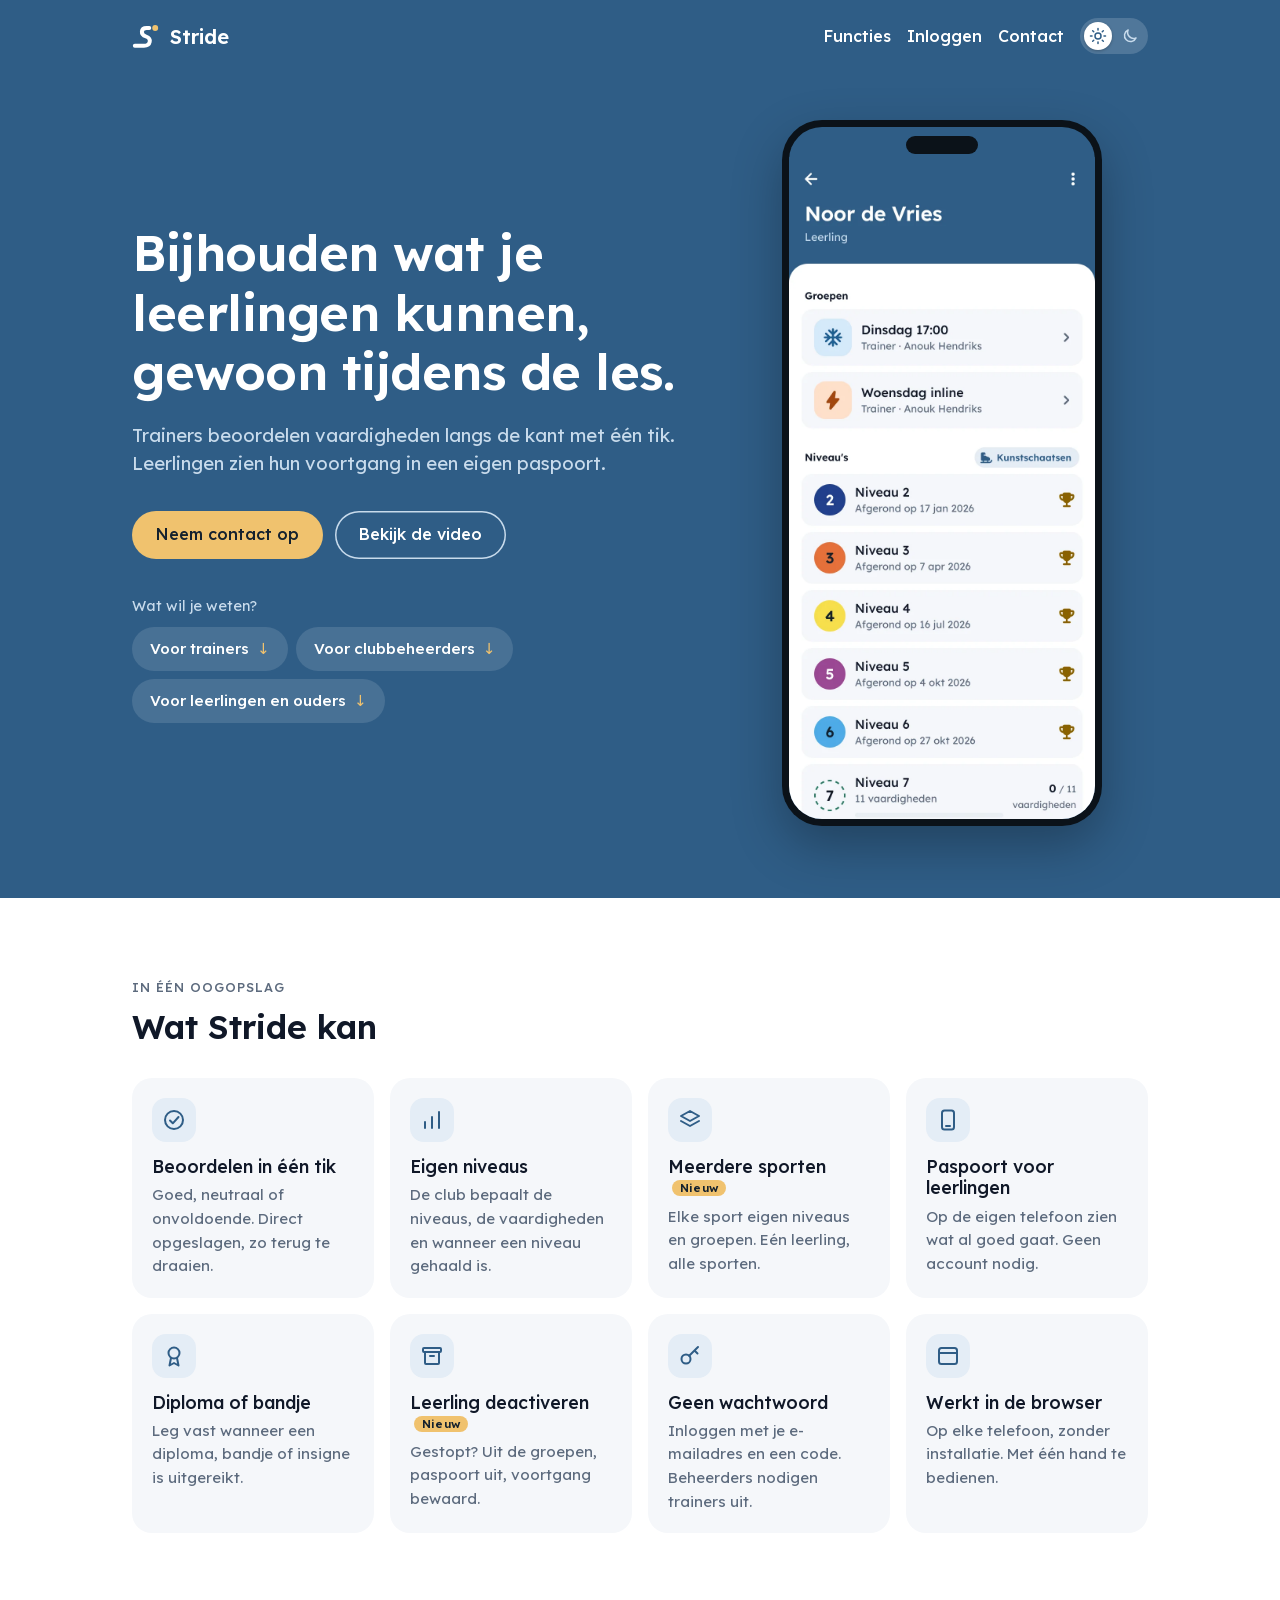
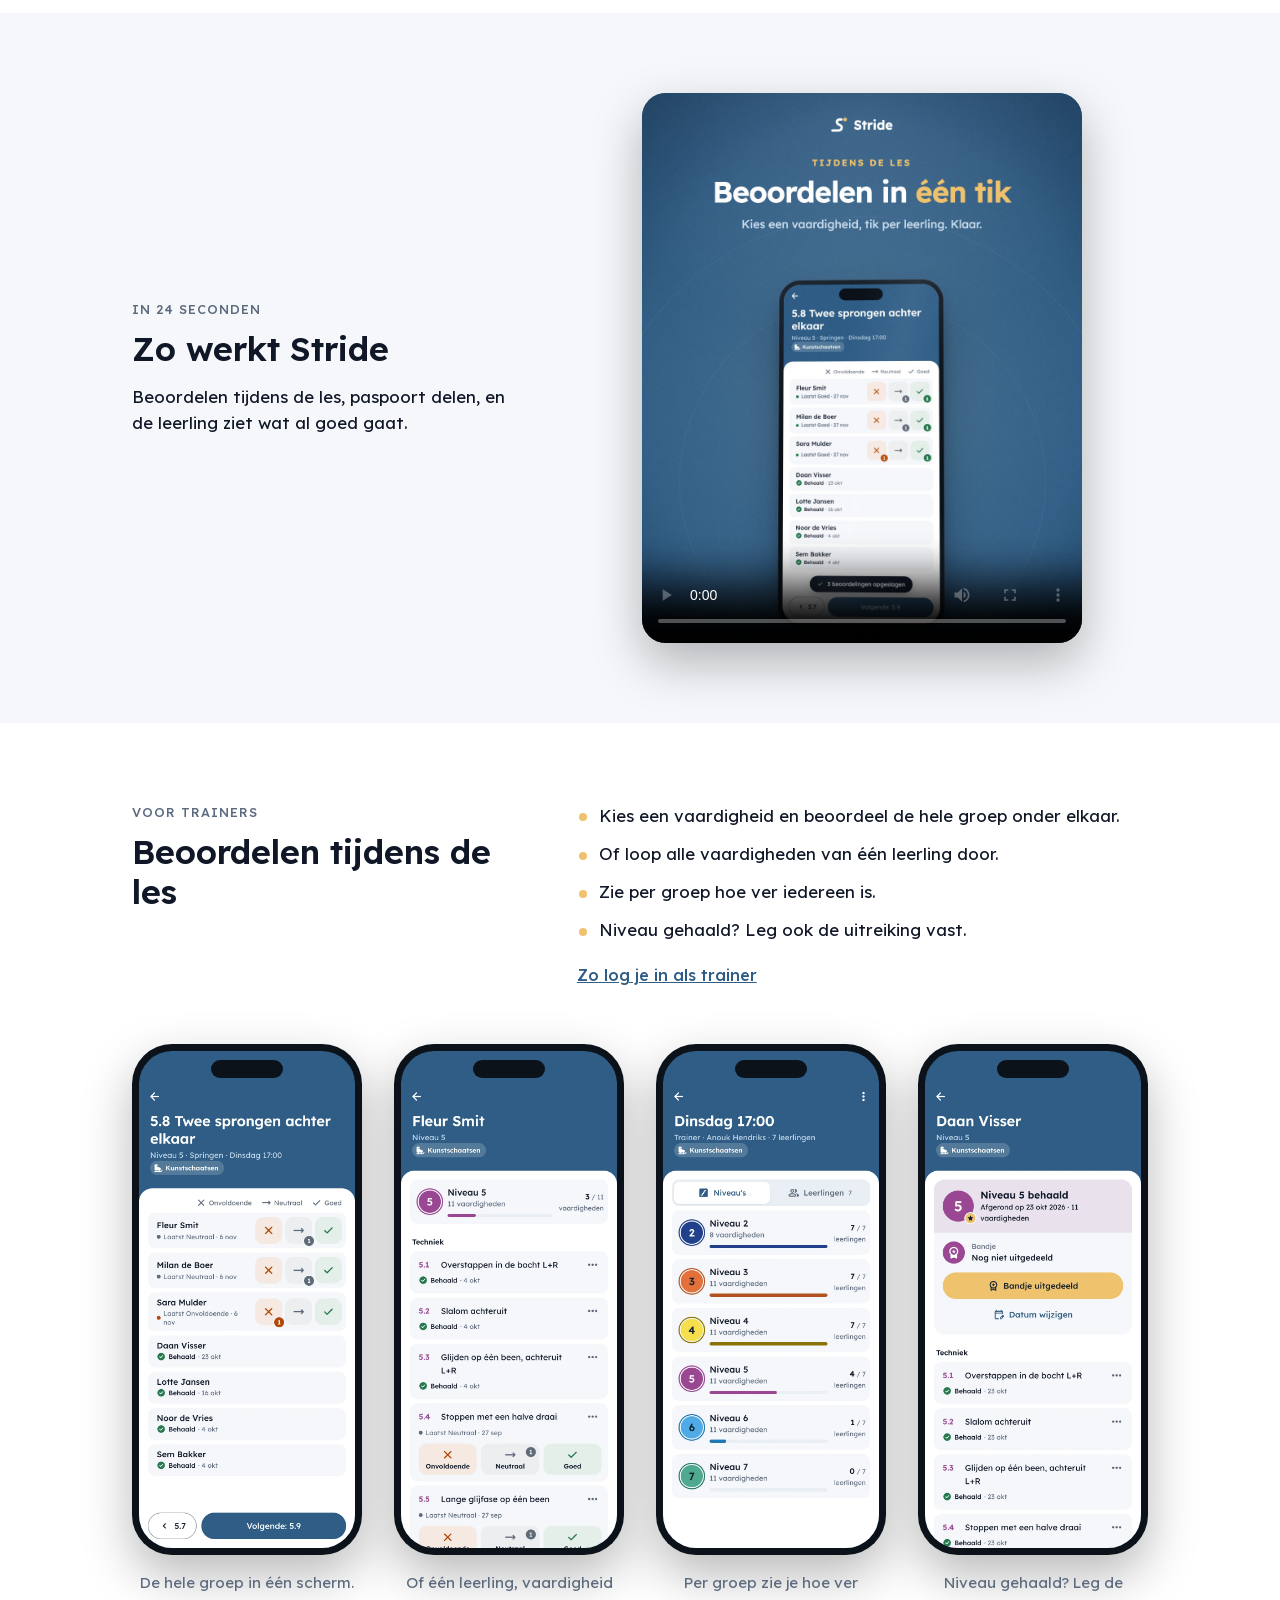
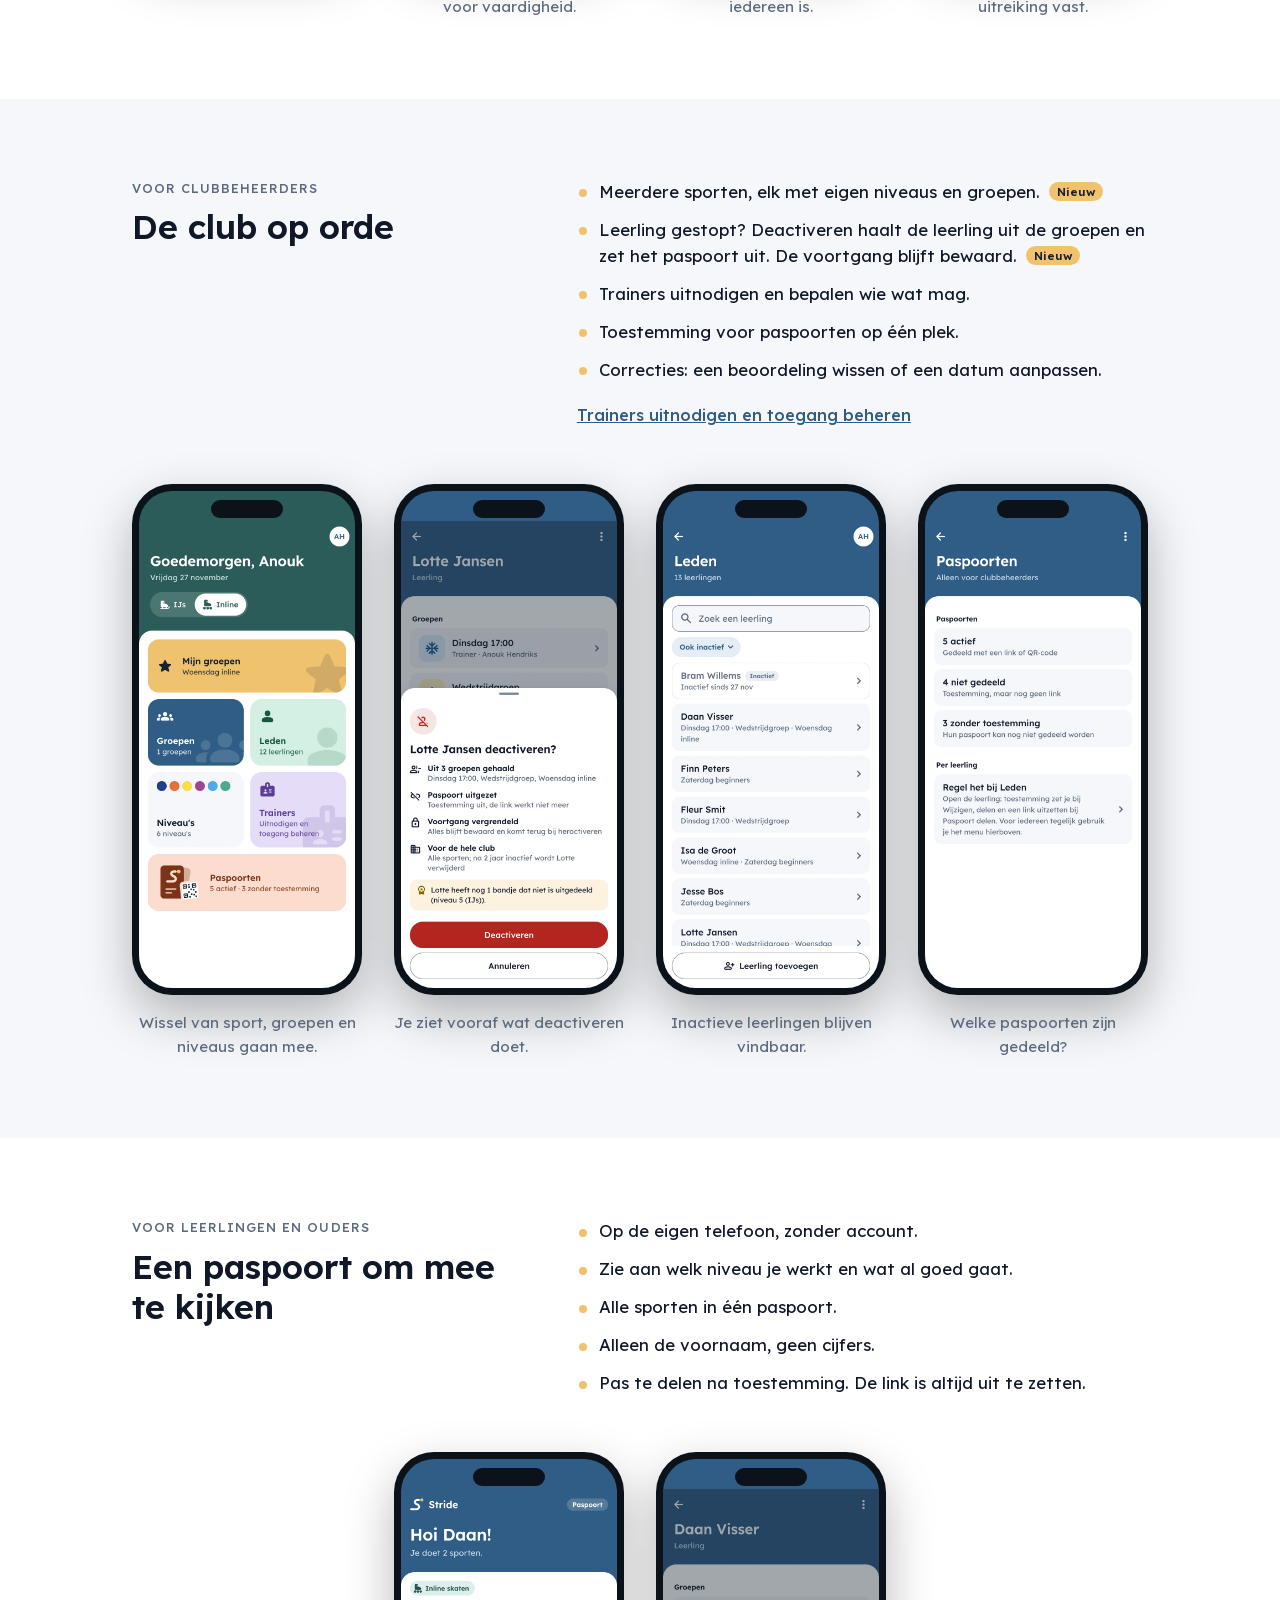
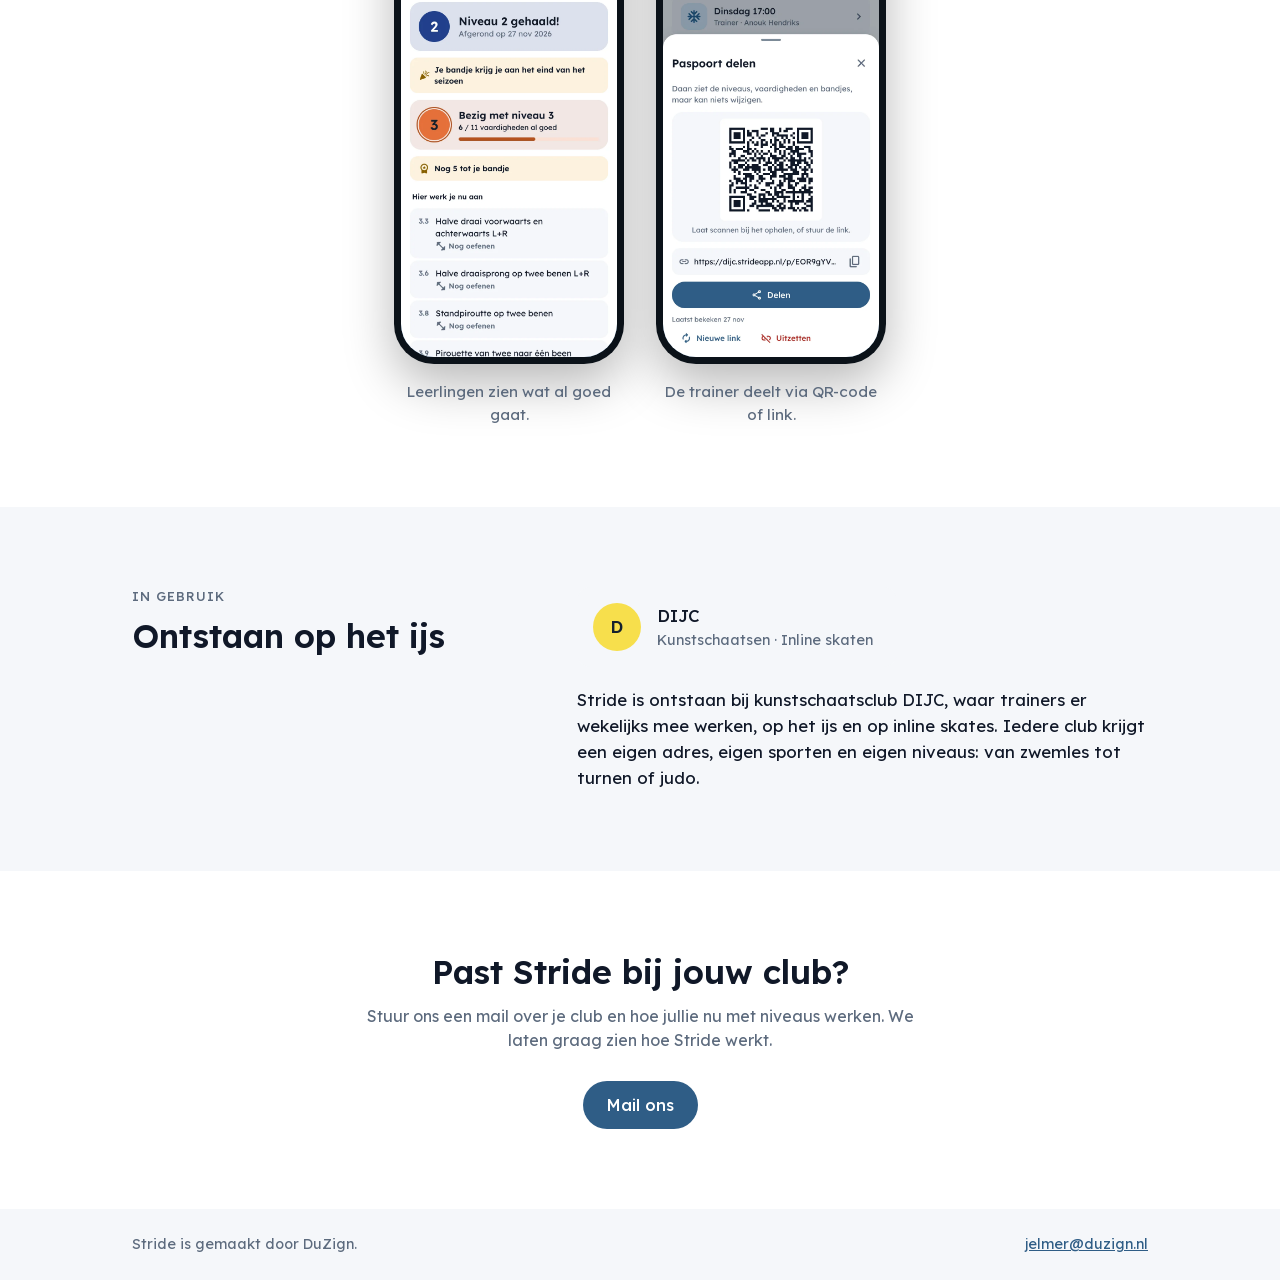
<file: index.html>
<!doctype html>
<html lang="nl">
  <head>
    <meta charset="utf-8" />
    <meta name="viewport" content="width=device-width, initial-scale=1" />
    <title>Stride · Vaardigheden bijhouden voor sportclubs</title>
    <meta
      name="description"
      content="Stride is een app voor sportclubs: trainers beoordelen vaardigheden tijdens de les met één tik, clubbeheerders regelen sporten, niveaus en trainers, en leerlingen zien hun voortgang in een eigen paspoort."
    />
    <meta name="theme-color" content="#2f5d86" />
    <meta property="og:title" content="Stride" />
    <meta
      property="og:description"
      content="Bijhouden wat je leerlingen kunnen, gewoon tijdens de les."
    />
    <meta property="og:type" content="website" />
    <meta property="og:url" content="https://strideapp.nl/" />
    <meta
      property="og:image"
      content="https://strideapp.nl/video/stride-promo-poster.jpg"
    />
    <meta property="og:image:width" content="1080" />
    <meta property="og:image:height" content="1350" />
    <meta
      property="og:video"
      content="https://strideapp.nl/video/stride-promo.mp4"
    />
    <meta property="og:video:type" content="video/mp4" />
    <meta property="og:video:width" content="1080" />
    <meta property="og:video:height" content="1350" />
    <link rel="icon" href="favicon.ico" sizes="32x32" />
    <link rel="icon" href="favicon.svg" type="image/svg+xml" />
    <link
      rel="preload"
      href="fonts/lexend-latin.woff2"
      as="font"
      type="font/woff2"
      crossorigin
    />
    <link rel="stylesheet" href="styles.css?v=7" />
    <script>
      try {
        const theme = localStorage.getItem("theme");
        if (theme === "light" || theme === "dark") {
          document.documentElement.dataset.theme = theme;
        }
      } catch {}
    </script>
  </head>
  <body>
    <header class="hero">
      <nav class="nav wrap" aria-label="Hoofdmenu">
        <a class="brand" href="./" aria-label="Stride, naar de startpagina">
          <img
            src="img/stride-mark-on-header.svg"
            alt=""
            width="28"
            height="25"
          />
          <span>Stride</span>
        </a>
        <div class="nav-actions">
          <a class="nav-link nav-extra" href="#functies">Functies</a>
          <a class="nav-link" href="inloggen/">Inloggen</a>
          <a class="nav-link" href="#contact">Contact</a>
          <button
            class="theme-switch"
            type="button"
            role="switch"
            aria-checked="false"
            aria-label="Donkere modus"
          >
            <span class="theme-switch-track" aria-hidden="true">
              <span class="theme-switch-thumb"></span>
              <svg class="icon-sun" viewBox="0 0 24 24">
                <circle cx="12" cy="12" r="4" />
                <path
                  d="M12 2v2M12 20v2M4.9 4.9l1.4 1.4M17.7 17.7l1.4 1.4M2 12h2M20 12h2M4.9 19.1l1.4-1.4M17.7 6.3l1.4-1.4"
                />
              </svg>
              <svg class="icon-moon" viewBox="0 0 24 24">
                <path d="M20 14.5A8 8 0 019.5 4a8 8 0 1010.5 10.5z" />
              </svg>
            </span>
          </button>
        </div>
      </nav>

      <div class="hero-grid wrap">
        <div class="hero-copy">
          <h1>Bijhouden wat je leerlingen kunnen, gewoon tijdens de les.</h1>
          <p class="lead">
            Trainers beoordelen vaardigheden langs de kant met één tik.
            Leerlingen zien hun voortgang in een eigen paspoort.
          </p>
          <div class="hero-actions">
            <a class="btn btn-hero" href="#contact">Neem contact op</a>
            <a class="btn btn-ghost" href="#video">Bekijk de video</a>
          </div>
          <nav class="roles" aria-label="Kies wat bij jou past">
            <p class="roles-label">Wat wil je weten?</p>
            <ul class="role-chips">
              <li><a class="role-chip" href="#trainers">Voor trainers</a></li>
              <li><a class="role-chip" href="#beheerders">Voor clubbeheerders</a></li>
              <li><a class="role-chip" href="#leerlingen">Voor leerlingen en ouders</a></li>
            </ul>
          </nav>
        </div>

        <figure class="phone hero-phone">
          <div class="screen">
            <img
              src="img/leerling.webp"
              data-dark="img/leerling-dark.webp"
              fetchpriority="high"
              width="390"
              height="844"
              alt="Pagina van een leerling in Stride: groepen in kunstschaatsen en inline skaten, en per niveau de datum waarop het is afgerond."
            />
          </div>
        </figure>
      </div>
    </header>

    <main>
      <section id="functies" class="section wrap" aria-labelledby="features-title">
        <p class="overline">In één oogopslag</p>
        <h2 id="features-title">Wat Stride kan</h2>
        <ul class="features">
          <li>
            <a class="feature" href="#trainers">
              <span class="feature-icon" aria-hidden="true">
                <svg viewBox="0 0 24 24"><circle cx="12" cy="12" r="9" /><path d="M8 12.5l2.8 2.8L16.5 9" /></svg>
              </span>
              <h3>Beoordelen in één tik</h3>
              <p>Goed, neutraal of onvoldoende. Direct opgeslagen, zo terug te draaien.</p>
            </a>
          </li>
          <li>
            <a class="feature" href="#beheerders">
              <span class="feature-icon" aria-hidden="true">
                <svg viewBox="0 0 24 24"><path d="M5 20v-6M12 20V9M19 20V4" /></svg>
              </span>
              <h3>Eigen niveaus</h3>
              <p>De club bepaalt de niveaus, de vaardigheden en wanneer een niveau gehaald is.</p>
            </a>
          </li>
          <li>
            <a class="feature" href="#beheerders">
              <span class="feature-icon" aria-hidden="true">
                <svg viewBox="0 0 24 24"><path d="M12 3l9 5-9 5-9-5 9-5z" /><path d="M3 13l9 5 9-5" /></svg>
              </span>
              <h3>Meerdere sporten <span class="badge-new">Nieuw</span></h3>
              <p>Elke sport eigen niveaus en groepen. Eén leerling, alle sporten.</p>
            </a>
          </li>
          <li>
            <a class="feature" href="#leerlingen">
              <span class="feature-icon" aria-hidden="true">
                <svg viewBox="0 0 24 24"><rect x="6" y="2.5" width="12" height="19" rx="2.5" /><path d="M10 18h4" /></svg>
              </span>
              <h3>Paspoort voor leerlingen</h3>
              <p>Op de eigen telefoon zien wat al goed gaat. Geen account nodig.</p>
            </a>
          </li>
          <li>
            <a class="feature" href="#trainers">
              <span class="feature-icon" aria-hidden="true">
                <svg viewBox="0 0 24 24"><circle cx="12" cy="9" r="5.5" /><path d="M9 14l-1.5 7.5L12 19l4.5 2.5L15 14" /></svg>
              </span>
              <h3>Diploma of bandje</h3>
              <p>Leg vast wanneer een diploma, bandje of insigne is uitgereikt.</p>
            </a>
          </li>
          <li>
            <a class="feature" href="#beheerders">
              <span class="feature-icon" aria-hidden="true">
                <svg viewBox="0 0 24 24"><rect x="3" y="4" width="18" height="4" rx="1" /><path d="M5 8v11a1 1 0 001 1h12a1 1 0 001-1V8M10 12h4" /></svg>
              </span>
              <h3>Leerling deactiveren <span class="badge-new">Nieuw</span></h3>
              <p>Gestopt? Uit de groepen, paspoort uit, voortgang bewaard.</p>
            </a>
          </li>
          <li>
            <a class="feature" href="inloggen/">
              <span class="feature-icon" aria-hidden="true">
                <svg viewBox="0 0 24 24"><circle cx="8" cy="15" r="4.5" /><path d="M11.2 11.8L20 3M16.5 6.5l3 3" /></svg>
              </span>
              <h3>Geen wachtwoord</h3>
              <p>Inloggen met je e-mailadres en een code. Beheerders nodigen trainers uit.</p>
            </a>
          </li>
          <li>
            <a class="feature" href="#trainers">
              <span class="feature-icon" aria-hidden="true">
                <svg viewBox="0 0 24 24"><rect x="3" y="4" width="18" height="16" rx="2.5" /><path d="M3 9h18" /></svg>
              </span>
              <h3>Werkt in de browser</h3>
              <p>Op elke telefoon, zonder installatie. Met één hand te bedienen.</p>
            </a>
          </li>
        </ul>
      </section>

      <section id="video" class="section band" aria-labelledby="video-title">
        <div class="wrap split video-split">
          <div>
            <p class="overline">In 24 seconden</p>
            <h2 id="video-title">Zo werkt Stride</h2>
            <div class="prose">
              <p>
                Beoordelen tijdens de les, paspoort delen, en de leerling ziet
                wat al goed gaat.
              </p>
            </div>
          </div>
          <figure class="promo">
            <video
              controls
              playsinline
              preload="metadata"
              poster="video/stride-promo-poster.jpg"
              width="1080"
              height="1350"
              aria-label="Promovideo van Stride met muziek: een trainer beoordeelt drie leerlingen met één tik per leerling, deelt het paspoort via QR-code of link, en de leerling ziet op het paspoort wat al goed gaat."
            >
              <source src="video/stride-promo.mp4" type="video/mp4" />
              <a href="video/stride-promo.mp4">Download de video (MP4)</a>
            </video>
          </figure>
        </div>
      </section>

      <section id="trainers" class="section wrap role" aria-labelledby="trainers-title">
        <div class="split">
          <div>
            <p class="overline">Voor trainers</p>
            <h2 id="trainers-title">Beoordelen tijdens de les</h2>
          </div>
          <div>
            <ul class="checks">
              <li>Kies een vaardigheid en beoordeel de hele groep onder elkaar.</li>
              <li>Of loop alle vaardigheden van één leerling door.</li>
              <li>Zie per groep hoe ver iedereen is.</li>
              <li>Niveau gehaald? Leg ook de uitreiking vast.</li>
            </ul>
            <p class="role-link"><a href="inloggen/">Zo log je in als trainer</a></p>
          </div>
        </div>
        <div class="shots">
          <figure>
            <div class="phone">
              <div class="screen">
                <img
                  src="img/groepbeoordelen.webp"
                  data-dark="img/groepbeoordelen-dark.webp"
                  width="390"
                  height="844"
                  loading="lazy"
                  alt="Groepsbeoordeling van een vaardigheid op niveau 5: per leerling knoppen voor onvoldoende, neutraal en goed, met de laatste beoordeling onder de naam."
                />
              </div>
            </div>
            <figcaption>De hele groep in één scherm.</figcaption>
          </figure>
          <figure>
            <div class="phone">
              <div class="screen">
                <img
                  src="img/leerlingniveau.webp"
                  data-dark="img/leerlingniveau-dark.webp"
                  width="390"
                  height="844"
                  loading="lazy"
                  alt="Eén leerling op niveau 5: elke vaardigheid met knoppen voor onvoldoende, neutraal en goed die tellen hoe vaak ze zijn gegeven."
                />
              </div>
            </div>
            <figcaption>Of één leerling, vaardigheid voor vaardigheid.</figcaption>
          </figure>
          <figure>
            <div class="phone">
              <div class="screen">
                <img
                  src="img/groep.webp"
                  data-dark="img/groep-dark.webp"
                  width="390"
                  height="844"
                  loading="lazy"
                  alt="Een groep met per niveau hoeveel leerlingen het hebben afgerond."
                />
              </div>
            </div>
            <figcaption>Per groep zie je hoe ver iedereen is.</figcaption>
          </figure>
          <figure>
            <div class="phone">
              <div class="screen">
                <img
                  src="img/bandje.webp"
                  data-dark="img/bandje-dark.webp"
                  width="390"
                  height="844"
                  loading="lazy"
                  alt="Een behaald niveau 5 met een knop om de uitreiking vast te leggen; deze club werkt met bandjes."
                />
              </div>
            </div>
            <figcaption>Niveau gehaald? Leg de uitreiking vast.</figcaption>
          </figure>
        </div>
      </section>

      <section id="beheerders" class="section band role" aria-labelledby="admins-title">
        <div class="wrap">
          <div class="split">
            <div>
              <p class="overline">Voor clubbeheerders</p>
              <h2 id="admins-title">De club op orde</h2>
            </div>
            <div>
              <ul class="checks">
                <li>Meerdere sporten, elk met eigen niveaus en groepen. <span class="badge-new">Nieuw</span></li>
                <li>Leerling gestopt? Deactiveren haalt de leerling uit de groepen en zet het paspoort uit. De voortgang blijft bewaard. <span class="badge-new">Nieuw</span></li>
                <li>Trainers uitnodigen en bepalen wie wat mag.</li>
                <li>Toestemming voor paspoorten op één plek.</li>
                <li>Correcties: een beoordeling wissen of een datum aanpassen.</li>
              </ul>
              <p class="role-link"><a href="inloggen/beheerders/">Trainers uitnodigen en toegang beheren</a></p>
            </div>
          </div>
          <div class="shots">
            <figure>
              <div class="phone">
                <div class="screen sport-2">
                  <img
                    src="img/sporten.webp"
                    data-dark="img/sporten-dark.webp"
                    width="390"
                    height="844"
                    loading="lazy"
                    alt="Startscherm met bovenaan een keuze tussen IJs en Inline; Inline is gekozen en de tegels tonen de inlinegroep."
                  />
                </div>
              </div>
              <figcaption>Wissel van sport, groepen en niveaus gaan mee.</figcaption>
            </figure>
            <figure>
              <div class="phone">
                <div class="screen">
                  <img
                    src="img/deactiveren.webp"
                    data-dark="img/deactiveren-dark.webp"
                    width="390"
                    height="844"
                    loading="lazy"
                    alt="Bevestiging bij het deactiveren van een leerling: uit 3 groepen gehaald, paspoort uitgezet, voortgang vergrendeld, voor de hele club, met een melding over een bandje dat nog niet is uitgedeeld."
                  />
                </div>
              </div>
              <figcaption>Je ziet vooraf wat deactiveren doet.</figcaption>
            </figure>
            <figure>
              <div class="phone">
                <div class="screen">
                  <img
                    src="img/ledenfilter.webp"
                    data-dark="img/ledenfilter-dark.webp"
                    width="390"
                    height="844"
                    loading="lazy"
                    alt="De ledenlijst met het filter Ook inactief: een inactieve leerling staat bovenaan met de datum sinds wanneer."
                  />
                </div>
              </div>
              <figcaption>Inactieve leerlingen blijven vindbaar.</figcaption>
            </figure>
            <figure>
              <div class="phone">
                <div class="screen">
                  <img
                    src="img/paspoorten.webp"
                    data-dark="img/paspoorten-dark.webp"
                    width="390"
                    height="844"
                    loading="lazy"
                    alt="Het paspoortenoverzicht voor beheerders: 5 actief, 4 niet gedeeld en 3 zonder toestemming."
                  />
                </div>
              </div>
              <figcaption>Welke paspoorten zijn gedeeld?</figcaption>
            </figure>
          </div>
        </div>
      </section>

      <section id="leerlingen" class="section wrap role" aria-labelledby="pupils-title">
        <div class="split">
          <div>
            <p class="overline">Voor leerlingen en ouders</p>
            <h2 id="pupils-title">Een paspoort om mee te kijken</h2>
          </div>
          <div>
            <ul class="checks">
              <li>Op de eigen telefoon, zonder account.</li>
              <li>Zie aan welk niveau je werkt en wat al goed gaat.</li>
              <li>Alle sporten in één paspoort.</li>
              <li>Alleen de voornaam, geen cijfers.</li>
              <li>Pas te delen na toestemming. De link is altijd uit te zetten.</li>
            </ul>
          </div>
        </div>
        <div class="shots">
          <figure>
            <div class="phone">
              <div class="screen">
                <img
                  src="img/paspoort.webp"
                  data-dark="img/paspoort-dark.webp"
                  width="390"
                  height="844"
                  loading="lazy"
                  alt="Het paspoort van een leerling die 2 sporten doet: inline skaten niveau 2 gehaald, bezig met niveau 3 met 6 van de 11 vaardigheden al goed, en de vaardigheden om nog te oefenen."
                />
              </div>
            </div>
            <figcaption>Leerlingen zien wat al goed gaat.</figcaption>
          </figure>
          <figure>
            <div class="phone">
              <div class="screen">
                <img
                  src="img/paspoortdelen.webp"
                  data-dark="img/paspoortdelen-dark.webp"
                  width="390"
                  height="844"
                  loading="lazy"
                  alt="Het deelscherm van een leerling met een QR-code en de link naar het paspoort."
                />
              </div>
            </div>
            <figcaption>De trainer deelt via QR-code of link.</figcaption>
          </figure>
        </div>
      </section>

      <section class="band" aria-labelledby="clubs-title">
        <div class="section wrap split">
          <div>
            <p class="overline">In gebruik</p>
            <h2 id="clubs-title">Ontstaan op het ijs</h2>
          </div>
          <div class="prose">
            <div class="club">
              <span class="club-badge" aria-hidden="true">D</span>
              <div>
                <p class="club-name">DIJC</p>
                <p class="club-kind">Kunstschaatsen · Inline skaten</p>
              </div>
            </div>
            <p>
              Stride is ontstaan bij kunstschaatsclub DIJC, waar trainers er
              wekelijks mee werken, op het ijs en op inline skates. Iedere club
              krijgt een eigen adres, eigen sporten en eigen niveaus: van
              zwemles tot turnen of judo.
            </p>
          </div>
        </div>
      </section>

      <section
        id="contact"
        class="section wrap cta"
        aria-labelledby="contact-title"
      >
        <h2 id="contact-title">Past Stride bij jouw club?</h2>
        <p>
          Stuur ons een mail over je club en hoe jullie nu met niveaus werken.
          We laten graag zien hoe Stride werkt.
        </p>
        <a
          class="btn btn-primary"
          href="mailto:jelmer@duzign.nl?subject=Stride%20voor%20onze%20club"
          >Mail ons</a
        >
      </section>
    </main>

    <footer class="footer">
      <div class="wrap footer-inner">
        <span>Stride is gemaakt door DuZign.</span>
        <a href="mailto:jelmer@duzign.nl">jelmer@duzign.nl</a>
      </div>
    </footer>
    <script>
      (() => {
        const root = document.documentElement;
        const button = document.querySelector(".theme-switch");
        const systemDark = matchMedia("(prefers-color-scheme: dark)");
        const isDark = () =>
          root.dataset.theme
            ? root.dataset.theme === "dark"
            : systemDark.matches;

        function render() {
          const dark = isDark();
          button.setAttribute("aria-checked", String(dark));
          document.querySelectorAll("img[data-dark]").forEach((img) => {
            img.dataset.light ??= img.getAttribute("src");
            img.src = dark ? img.dataset.dark : img.dataset.light;
          });
        }

        button.addEventListener("click", () => {
          root.dataset.theme = isDark() ? "light" : "dark";
          try {
            localStorage.setItem("theme", root.dataset.theme);
          } catch {}
          render();
        });
        systemDark.addEventListener("change", render);
        render();
      })();
    </script>
  </body>
</html>
</file>
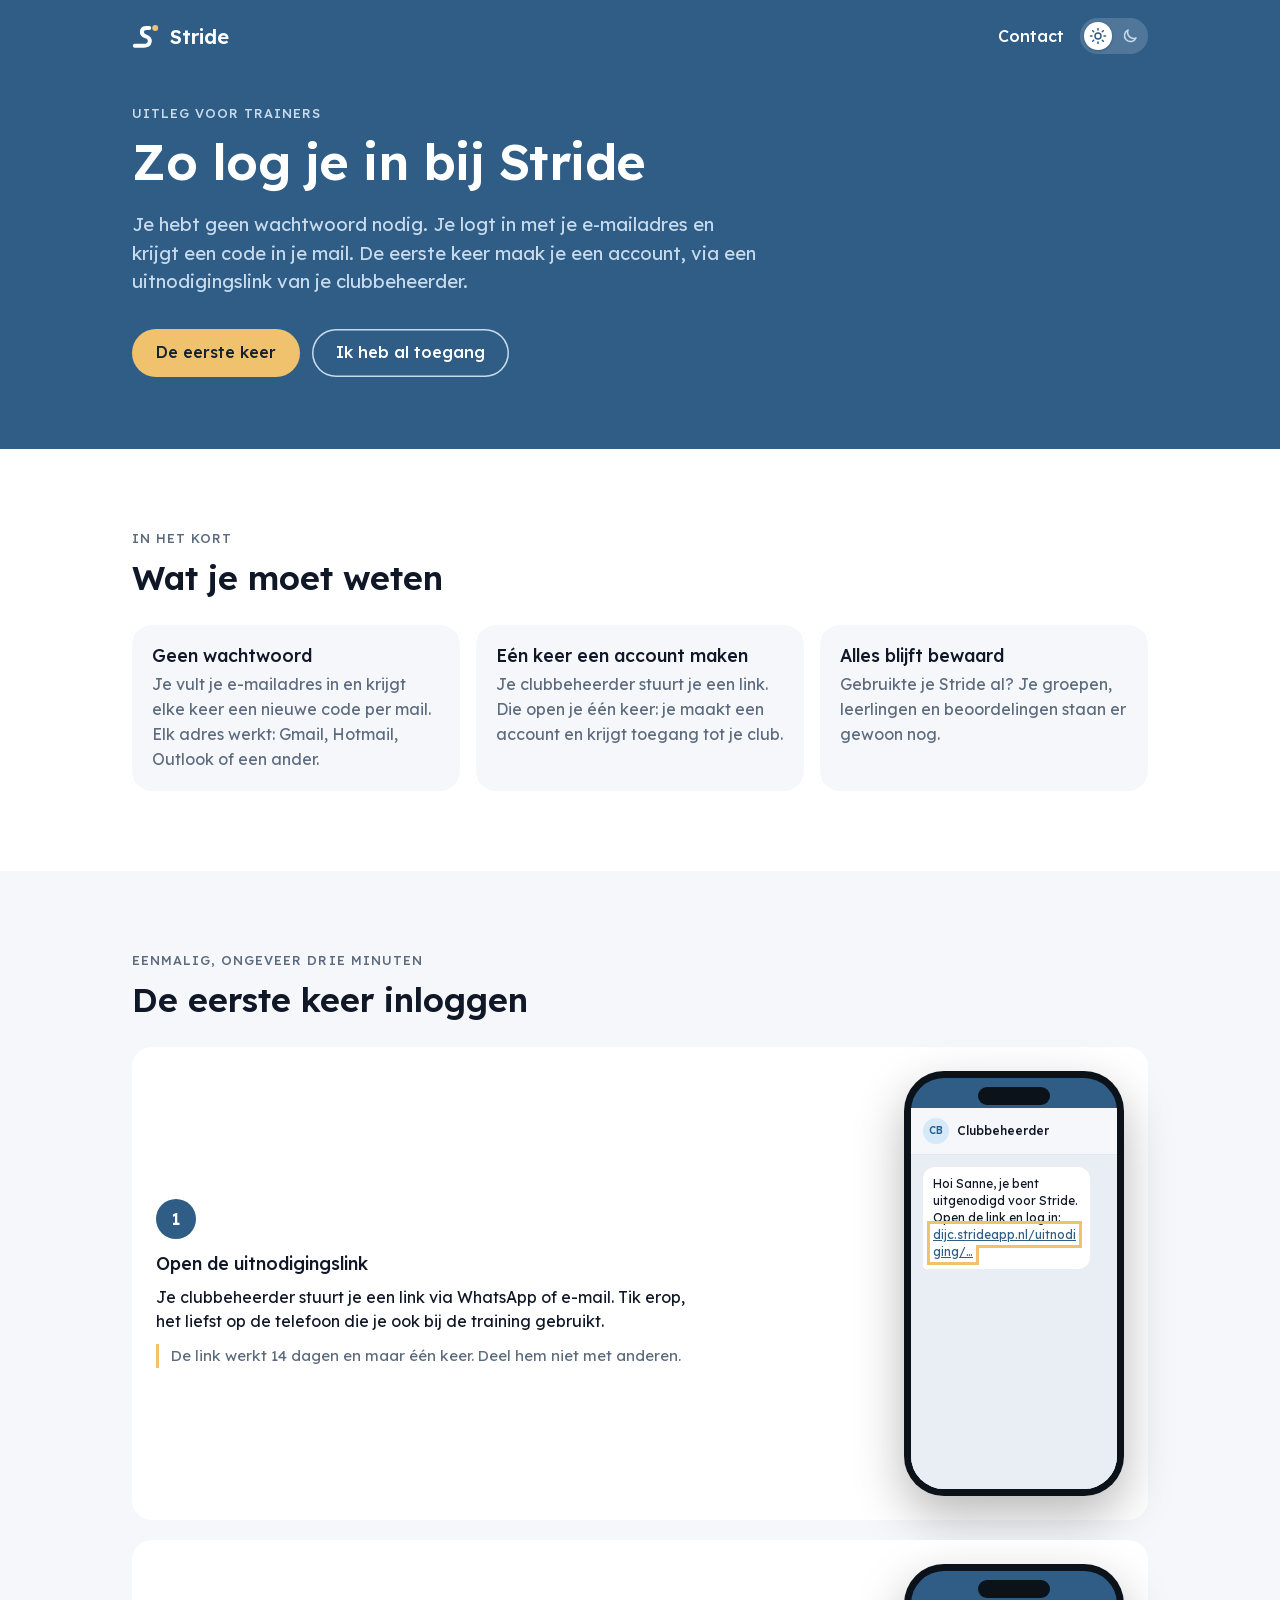
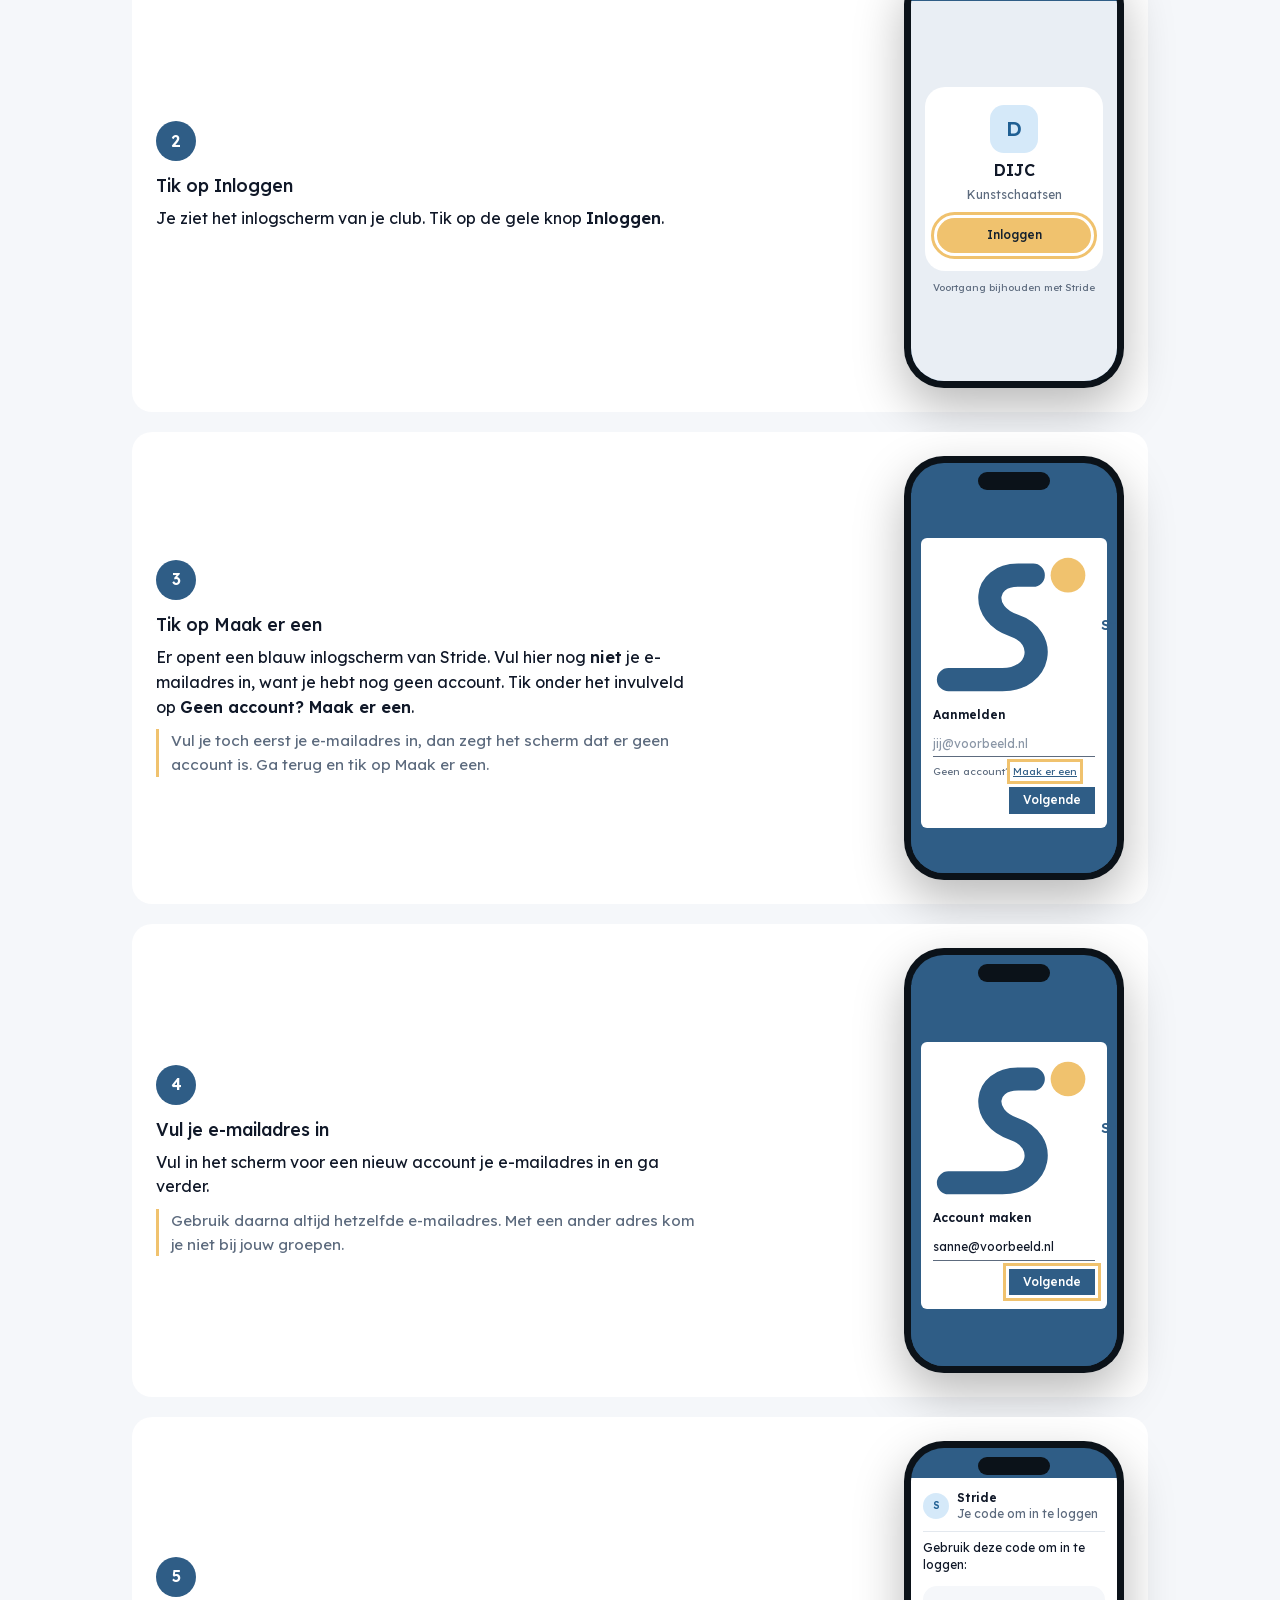
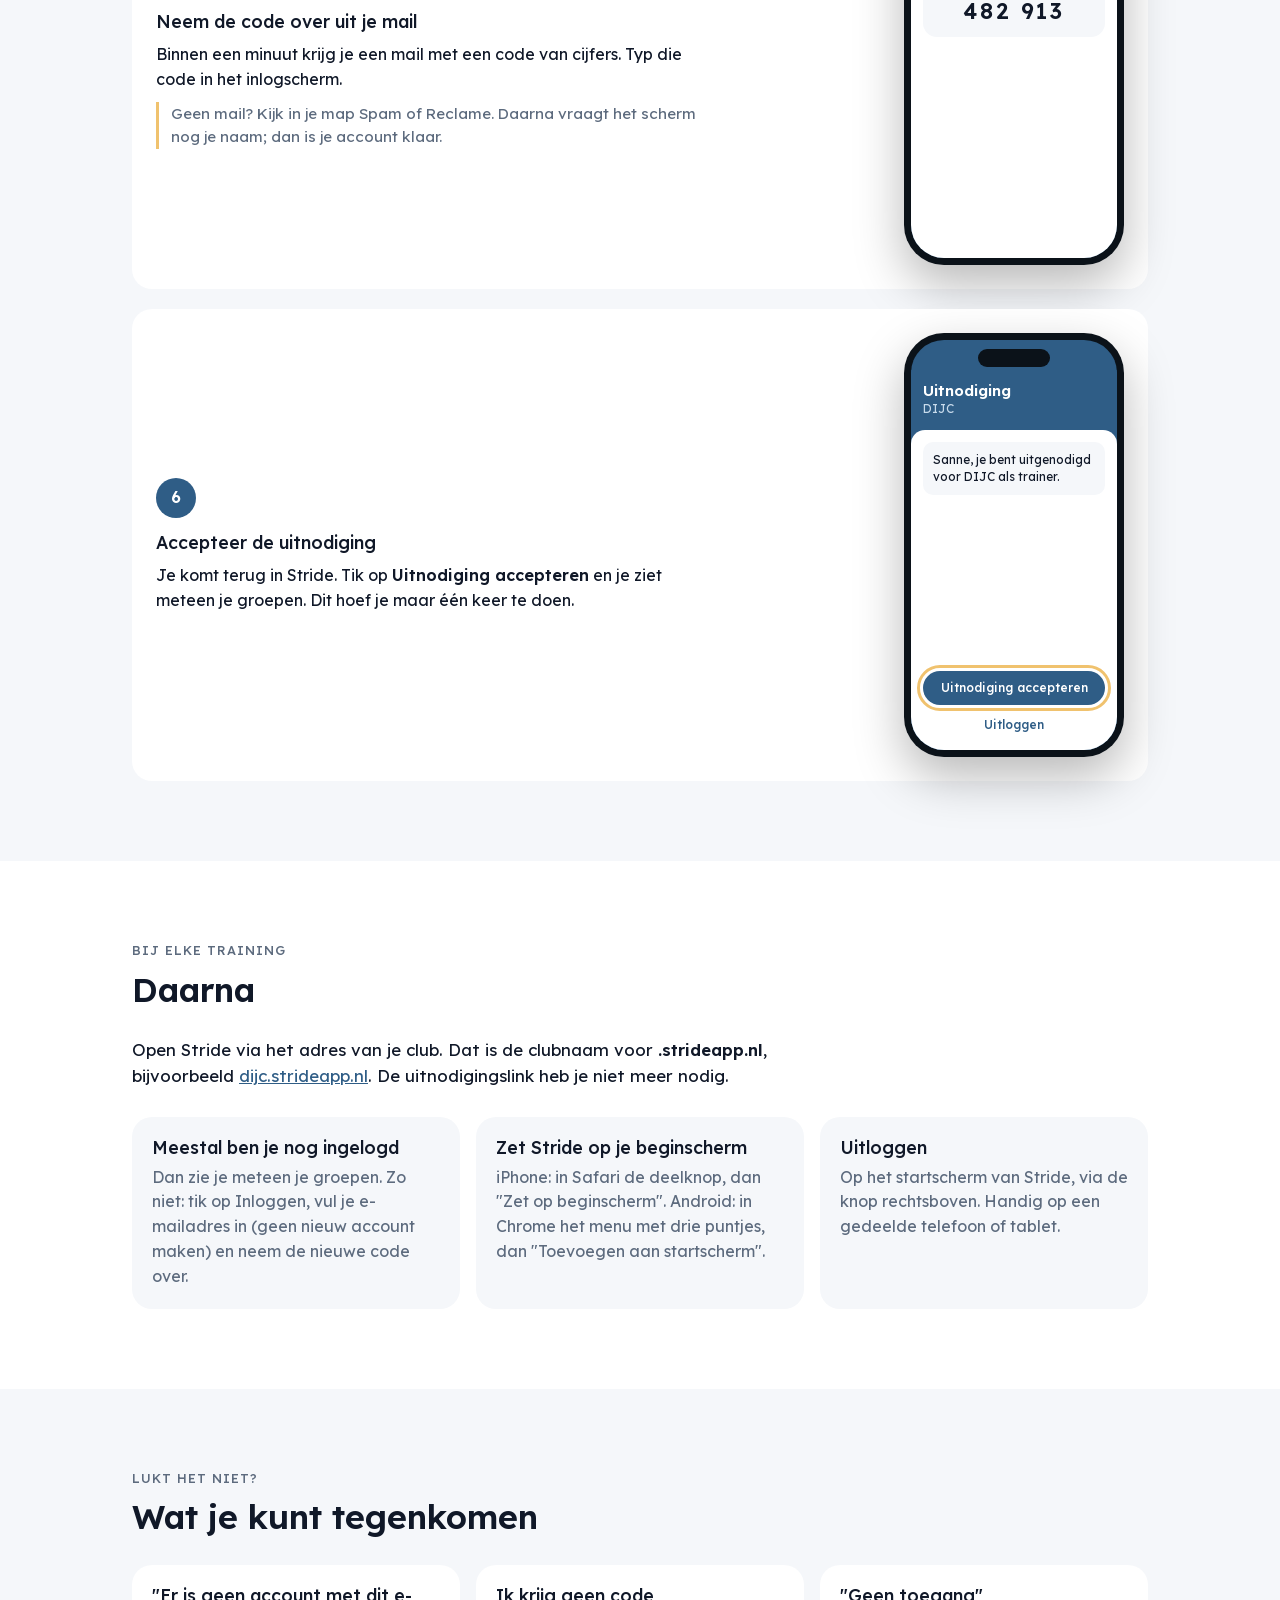
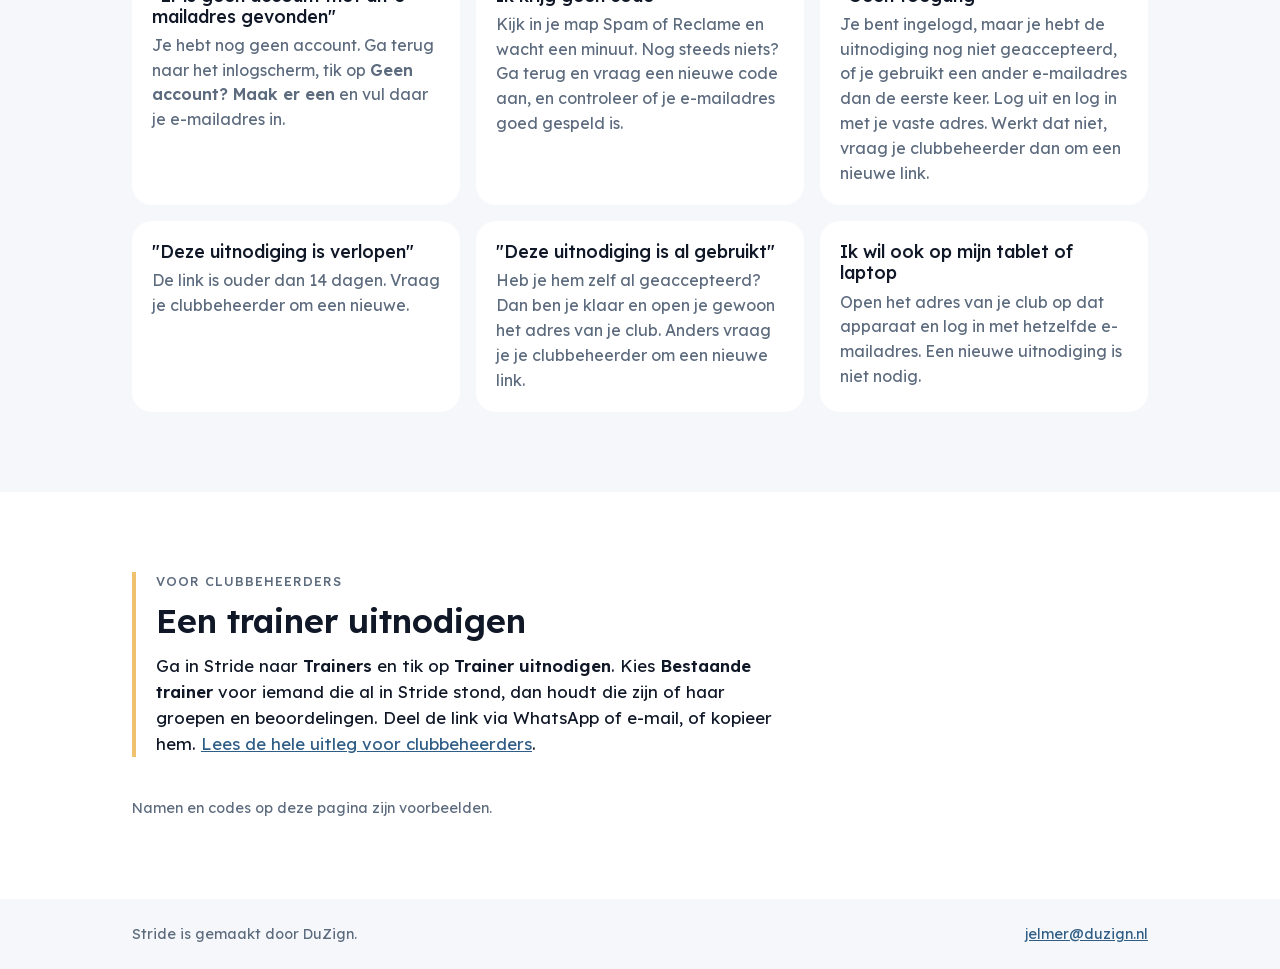
<file: inloggen/index.html>
<!doctype html>
<html lang="nl">
  <head>
    <meta charset="utf-8" />
    <meta name="viewport" content="width=device-width, initial-scale=1" />
    <title>Inloggen in Stride · Uitleg voor trainers</title>
    <meta
      name="description"
      content="Zo log je in bij Stride: de eerste keer maak je een account via de uitnodigingslink van je club, daarna log je in met je e-mailadres en een code. Geen wachtwoord nodig."
    />
    <meta name="theme-color" content="#2f5d86" />
    <meta property="og:title" content="Inloggen in Stride" />
    <meta
      property="og:description"
      content="Geen wachtwoord: je logt in met je e-mailadres en een code uit je mail."
    />
    <meta property="og:type" content="article" />
    <link rel="icon" href="../favicon.ico" sizes="32x32" />
    <link rel="icon" href="../favicon.svg" type="image/svg+xml" />
    <link
      rel="preload"
      href="../fonts/lexend-latin.woff2"
      as="font"
      type="font/woff2"
      crossorigin
    />
    <link rel="stylesheet" href="../styles.css?v=7" />
    <script>
      try {
        const theme = localStorage.getItem("theme");
        if (theme === "light" || theme === "dark") {
          document.documentElement.dataset.theme = theme;
        }
      } catch {}
    </script>
  </head>
  <body>
    <header class="hero">
      <nav class="nav wrap" aria-label="Hoofdmenu">
        <a class="brand" href="../" aria-label="Stride, naar de startpagina">
          <img
            src="../img/stride-mark-on-header.svg"
            alt=""
            width="28"
            height="25"
          />
          <span>Stride</span>
        </a>
        <div class="nav-actions">
          <a class="nav-link" href="../#contact">Contact</a>
          <button
            class="theme-switch"
            type="button"
            role="switch"
            aria-checked="false"
            aria-label="Donkere modus"
          >
            <span class="theme-switch-track" aria-hidden="true">
              <span class="theme-switch-thumb"></span>
              <svg class="icon-sun" viewBox="0 0 24 24">
                <circle cx="12" cy="12" r="4" />
                <path
                  d="M12 2v2M12 20v2M4.9 4.9l1.4 1.4M17.7 17.7l1.4 1.4M2 12h2M20 12h2M4.9 19.1l1.4-1.4M17.7 6.3l1.4-1.4"
                />
              </svg>
              <svg class="icon-moon" viewBox="0 0 24 24">
                <path d="M20 14.5A8 8 0 019.5 4a8 8 0 1010.5 10.5z" />
              </svg>
            </span>
          </button>
        </div>
      </nav>

      <div class="wrap help-hero">
        <p class="overline help-hero-overline">Uitleg voor trainers</p>
        <h1>Zo log je in bij Stride</h1>
        <p class="lead">
          Je hebt geen wachtwoord nodig. Je logt in met je e-mailadres en krijgt
          een code in je mail. De eerste keer maak je een account, via een
          uitnodigingslink van je clubbeheerder.
        </p>
        <div class="hero-actions">
          <a class="btn btn-hero" href="#eerste-keer">De eerste keer</a>
          <a class="btn btn-ghost" href="#daarna">Ik heb al toegang</a>
        </div>
      </div>
    </header>

    <main>
      <section class="section wrap" aria-labelledby="kort-title">
        <p class="overline">In het kort</p>
        <h2 id="kort-title">Wat je moet weten</h2>
        <div class="facts">
          <div class="fact">
            <h3>Geen wachtwoord</h3>
            <p class="muted">
              Je vult je e-mailadres in en krijgt elke keer een nieuwe code per
              mail. Elk adres werkt: Gmail, Hotmail, Outlook of een ander.
            </p>
          </div>
          <div class="fact">
            <h3>Eén keer een account maken</h3>
            <p class="muted">
              Je clubbeheerder stuurt je een link. Die open je één keer: je
              maakt een account en krijgt toegang tot je club.
            </p>
          </div>
          <div class="fact">
            <h3>Alles blijft bewaard</h3>
            <p class="muted">
              Gebruikte je Stride al? Je groepen, leerlingen en beoordelingen
              staan er gewoon nog.
            </p>
          </div>
        </div>
      </section>

      <section
        id="eerste-keer"
        class="section band"
        aria-labelledby="eerste-title"
      >
        <div class="wrap">
          <p class="overline">Eenmalig, ongeveer drie minuten</p>
          <h2 id="eerste-title">De eerste keer inloggen</h2>
          <ol class="steps">
            <li class="step">
              <div class="step-text">
                <span class="step-num">1</span>
                <h3>Open de uitnodigingslink</h3>
                <p>
                  Je clubbeheerder stuurt je een link via WhatsApp of e-mail.
                  Tik erop, het liefst op de telefoon die je ook bij de training
                  gebruikt.
                </p>
                <p class="step-tip">
                  De link werkt 14 dagen en maar één keer. Deel hem niet met
                  anderen.
                </p>
              </div>
              <div class="phone mock-phone" aria-hidden="true">
                <div class="screen">
                  <div class="mock mock-chat">
                    <div class="mock-chat-top">
                      <span class="mock-avatar">CB</span>Clubbeheerder
                    </div>
                    <div class="mock-chat-body">
                      <div class="mock-bubble">
                        Hoi Sanne, je bent uitgenodigd voor Stride. Open de link
                        en log in:<br /><span class="mock-link mock-tap"
                          >dijc.strideapp.nl/uitnodiging/…</span
                        >
                      </div>
                    </div>
                  </div>
                </div>
              </div>
            </li>

            <li class="step">
              <div class="step-text">
                <span class="step-num">2</span>
                <h3>Tik op Inloggen</h3>
                <p>
                  Je ziet het inlogscherm van je club. Tik op de gele knop
                  <strong>Inloggen</strong>.
                </p>
              </div>
              <div class="phone mock-phone" aria-hidden="true">
                <div class="screen">
                  <div class="mock mock-login">
                    <div class="mock-login-card">
                      <span class="mock-club">D</span>
                      <strong>DIJC</strong>
                      <span class="muted">Kunstschaatsen</span>
                      <span class="mock-btn mock-btn-gold mock-tap"
                        >Inloggen</span
                      >
                    </div>
                    <p class="mock-foot">Voortgang bijhouden met Stride</p>
                  </div>
                </div>
              </div>
            </li>

            <li class="step">
              <div class="step-text">
                <span class="step-num">3</span>
                <h3>Tik op Maak er een</h3>
                <p>
                  Er opent een blauw inlogscherm van Stride. Vul hier nog
                  <strong>niet</strong> je e-mailadres in, want je hebt nog geen
                  account. Tik onder het invulveld op
                  <strong>Geen account? Maak er een</strong>.
                </p>
                <p class="step-tip">
                  Vul je toch eerst je e-mailadres in, dan zegt het scherm dat
                  er geen account is. Ga terug en tik op Maak er een.
                </p>
              </div>
              <div class="phone mock-phone" aria-hidden="true">
                <div class="screen">
                  <div class="mock mock-signin">
                    <div class="mock-signin-card">
                      <span class="mock-signin-logo"
                        ><img
                          src="../img/stride-mark.svg"
                          alt=""
                          width="16"
                          height="14"
                        />Stride</span
                      >
                      <strong>Aanmelden</strong>
                      <span class="mock-input mock-input-empty"
                        >jij@voorbeeld.nl</span
                      >
                      <span class="mock-small"
                        >Geen account?
                        <span class="mock-signin-link mock-tap"
                          >Maak er een</span
                        ></span
                      >
                      <span class="mock-signin-btn">Volgende</span>
                    </div>
                  </div>
                </div>
              </div>
            </li>

            <li class="step">
              <div class="step-text">
                <span class="step-num">4</span>
                <h3>Vul je e-mailadres in</h3>
                <p>
                  Vul in het scherm voor een nieuw account je e-mailadres in en
                  ga verder.
                </p>
                <p class="step-tip">
                  Gebruik daarna altijd hetzelfde e-mailadres. Met een ander
                  adres kom je niet bij jouw groepen.
                </p>
              </div>
              <div class="phone mock-phone" aria-hidden="true">
                <div class="screen">
                  <div class="mock mock-signin">
                    <div class="mock-signin-card">
                      <span class="mock-signin-logo"
                        ><img
                          src="../img/stride-mark.svg"
                          alt=""
                          width="16"
                          height="14"
                        />Stride</span
                      >
                      <strong>Account maken</strong>
                      <span class="mock-input">sanne@voorbeeld.nl</span>
                      <span class="mock-signin-btn mock-tap">Volgende</span>
                    </div>
                  </div>
                </div>
              </div>
            </li>

            <li class="step">
              <div class="step-text">
                <span class="step-num">5</span>
                <h3>Neem de code over uit je mail</h3>
                <p>
                  Binnen een minuut krijg je een mail met een code van cijfers.
                  Typ die code in het inlogscherm.
                </p>
                <p class="step-tip">
                  Geen mail? Kijk in je map Spam of Reclame. Daarna vraagt het
                  scherm nog je naam; dan is je account klaar.
                </p>
              </div>
              <div class="phone mock-phone" aria-hidden="true">
                <div class="screen">
                  <div class="mock mock-mail">
                    <div class="mock-mail-from">
                      <span class="mock-avatar">S</span>
                      <span
                        ><strong>Stride</strong><br /><span class="muted"
                          >Je code om in te loggen</span
                        ></span
                      >
                    </div>
                    <p>Gebruik deze code om in te loggen:</p>
                    <p class="mock-code">482 913</p>
                  </div>
                </div>
              </div>
            </li>

            <li class="step">
              <div class="step-text">
                <span class="step-num">6</span>
                <h3>Accepteer de uitnodiging</h3>
                <p>
                  Je komt terug in Stride. Tik op
                  <strong>Uitnodiging accepteren</strong> en je ziet meteen je
                  groepen. Dit hoef je maar één keer te doen.
                </p>
              </div>
              <div class="phone mock-phone" aria-hidden="true">
                <div class="screen">
                  <div class="mock mock-app">
                    <div class="mock-app-head">
                      <strong>Uitnodiging</strong><span>DIJC</span>
                    </div>
                    <div class="mock-app-sheet">
                      <p class="mock-notice">
                        Sanne, je bent uitgenodigd voor DIJC als trainer.
                      </p>
                      <span class="mock-btn mock-btn-primary mock-tap"
                        >Uitnodiging accepteren</span
                      >
                      <span class="mock-ghost">Uitloggen</span>
                    </div>
                  </div>
                </div>
              </div>
            </li>
          </ol>
        </div>
      </section>

      <section id="daarna" class="section wrap" aria-labelledby="daarna-title">
        <p class="overline">Bij elke training</p>
        <h2 id="daarna-title">Daarna</h2>
        <p class="prose">
          Open Stride via het adres van je club. Dat is de clubnaam voor
          <strong>.strideapp.nl</strong>, bijvoorbeeld
          <a href="https://dijc.strideapp.nl">dijc.strideapp.nl</a>. De
          uitnodigingslink heb je niet meer nodig.
        </p>
        <div class="facts">
          <div class="fact">
            <h3>Meestal ben je nog ingelogd</h3>
            <p class="muted">
              Dan zie je meteen je groepen. Zo niet: tik op Inloggen, vul je
              e-mailadres in (geen nieuw account maken) en neem de nieuwe code
              over.
            </p>
          </div>
          <div class="fact">
            <h3>Zet Stride op je beginscherm</h3>
            <p class="muted">
              iPhone: in Safari de deelknop, dan "Zet op beginscherm". Android:
              in Chrome het menu met drie puntjes, dan "Toevoegen aan
              startscherm".
            </p>
          </div>
          <div class="fact">
            <h3>Uitloggen</h3>
            <p class="muted">
              Op het startscherm van Stride, via de knop rechtsboven. Handig op
              een gedeelde telefoon of tablet.
            </p>
          </div>
        </div>
      </section>

      <section class="section band" aria-labelledby="hulp-title">
        <div class="wrap">
          <p class="overline">Lukt het niet?</p>
          <h2 id="hulp-title">Wat je kunt tegenkomen</h2>
          <div class="faq">
            <div class="faq-item">
              <h3>"Er is geen account met dit e-mailadres gevonden"</h3>
              <p class="muted">
                Je hebt nog geen account. Ga terug naar het inlogscherm, tik op
                <strong>Geen account? Maak er een</strong> en vul daar je
                e-mailadres in.
              </p>
            </div>
            <div class="faq-item">
              <h3>Ik krijg geen code</h3>
              <p class="muted">
                Kijk in je map Spam of Reclame en wacht een minuut. Nog steeds
                niets? Ga terug en vraag een nieuwe code aan, en controleer of
                je e-mailadres goed gespeld is.
              </p>
            </div>
            <div class="faq-item">
              <h3>"Geen toegang"</h3>
              <p class="muted">
                Je bent ingelogd, maar je hebt de uitnodiging nog niet
                geaccepteerd, of je gebruikt een ander e-mailadres dan de eerste
                keer. Log uit en log in met je vaste adres. Werkt dat niet,
                vraag je clubbeheerder dan om een nieuwe link.
              </p>
            </div>
            <div class="faq-item">
              <h3>"Deze uitnodiging is verlopen"</h3>
              <p class="muted">
                De link is ouder dan 14 dagen. Vraag je clubbeheerder om een
                nieuwe.
              </p>
            </div>
            <div class="faq-item">
              <h3>"Deze uitnodiging is al gebruikt"</h3>
              <p class="muted">
                Heb je hem zelf al geaccepteerd? Dan ben je klaar en open je
                gewoon het adres van je club. Anders vraag je je clubbeheerder
                om een nieuwe link.
              </p>
            </div>
            <div class="faq-item">
              <h3>Ik wil ook op mijn tablet of laptop</h3>
              <p class="muted">
                Open het adres van je club op dat apparaat en log in met
                hetzelfde e-mailadres. Een nieuwe uitnodiging is niet nodig.
              </p>
            </div>
          </div>
        </div>
      </section>

      <section class="section wrap" aria-labelledby="beheer-title">
        <div class="admin-note">
          <p class="overline">Voor clubbeheerders</p>
          <h2 id="beheer-title">Een trainer uitnodigen</h2>
          <p class="prose">
            Ga in Stride naar <strong>Trainers</strong> en tik op
            <strong>Trainer uitnodigen</strong>. Kies
            <strong>Bestaande trainer</strong> voor iemand die al in Stride
            stond, dan houdt die zijn of haar groepen en beoordelingen. Deel de
            link via WhatsApp of e-mail, of kopieer hem.
            <a href="beheerders/">Lees de hele uitleg voor clubbeheerders</a>.
          </p>
        </div>
        <p class="muted help-foot">
          Namen en codes op deze pagina zijn voorbeelden.
        </p>
      </section>
    </main>

    <footer class="footer">
      <div class="wrap footer-inner">
        <span>Stride is gemaakt door DuZign.</span>
        <a href="mailto:jelmer@duzign.nl">jelmer@duzign.nl</a>
      </div>
    </footer>
    <script>
      (() => {
        const root = document.documentElement;
        const button = document.querySelector(".theme-switch");
        const systemDark = matchMedia("(prefers-color-scheme: dark)");
        const isDark = () =>
          root.dataset.theme
            ? root.dataset.theme === "dark"
            : systemDark.matches;

        function render() {
          button.setAttribute("aria-checked", String(isDark()));
        }

        button.addEventListener("click", () => {
          root.dataset.theme = isDark() ? "light" : "dark";
          try {
            localStorage.setItem("theme", root.dataset.theme);
          } catch {}
          render();
        });
        systemDark.addEventListener("change", render);
        render();
      })();
    </script>
  </body>
</html>
</file>
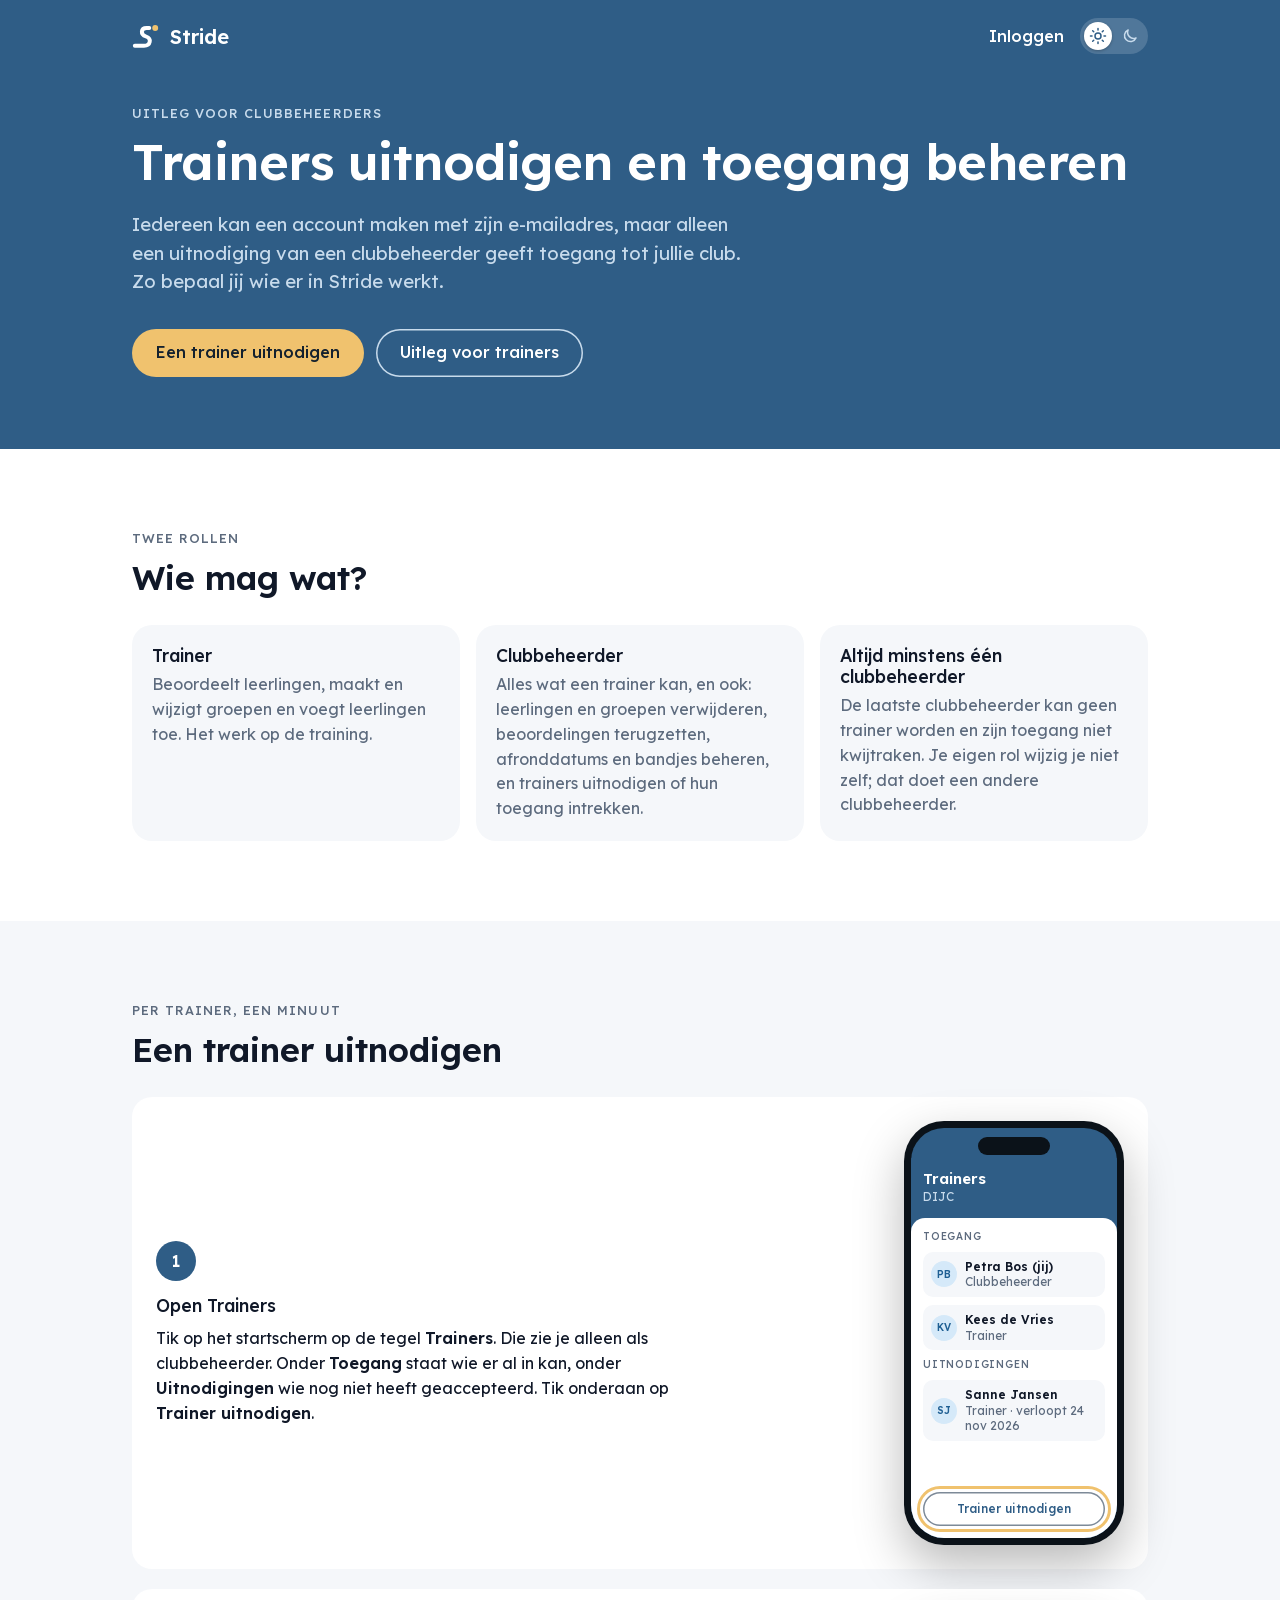
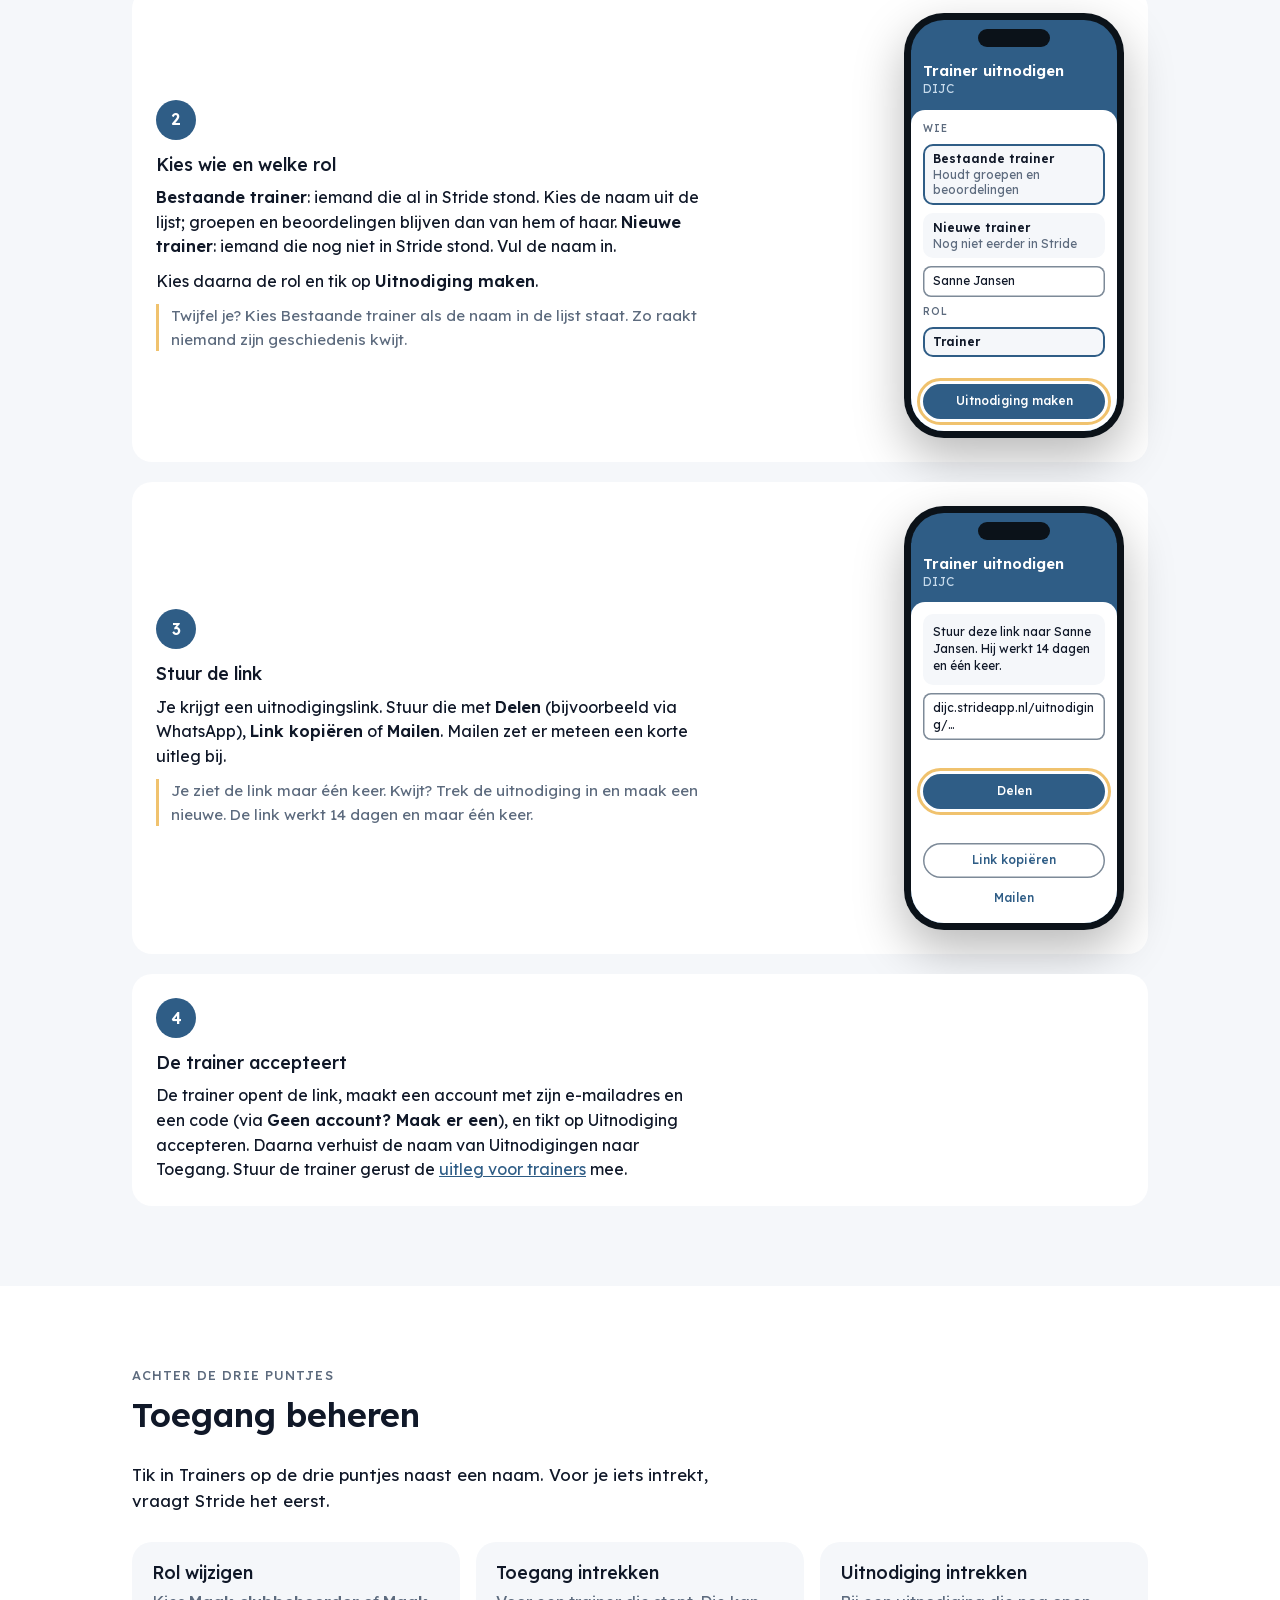
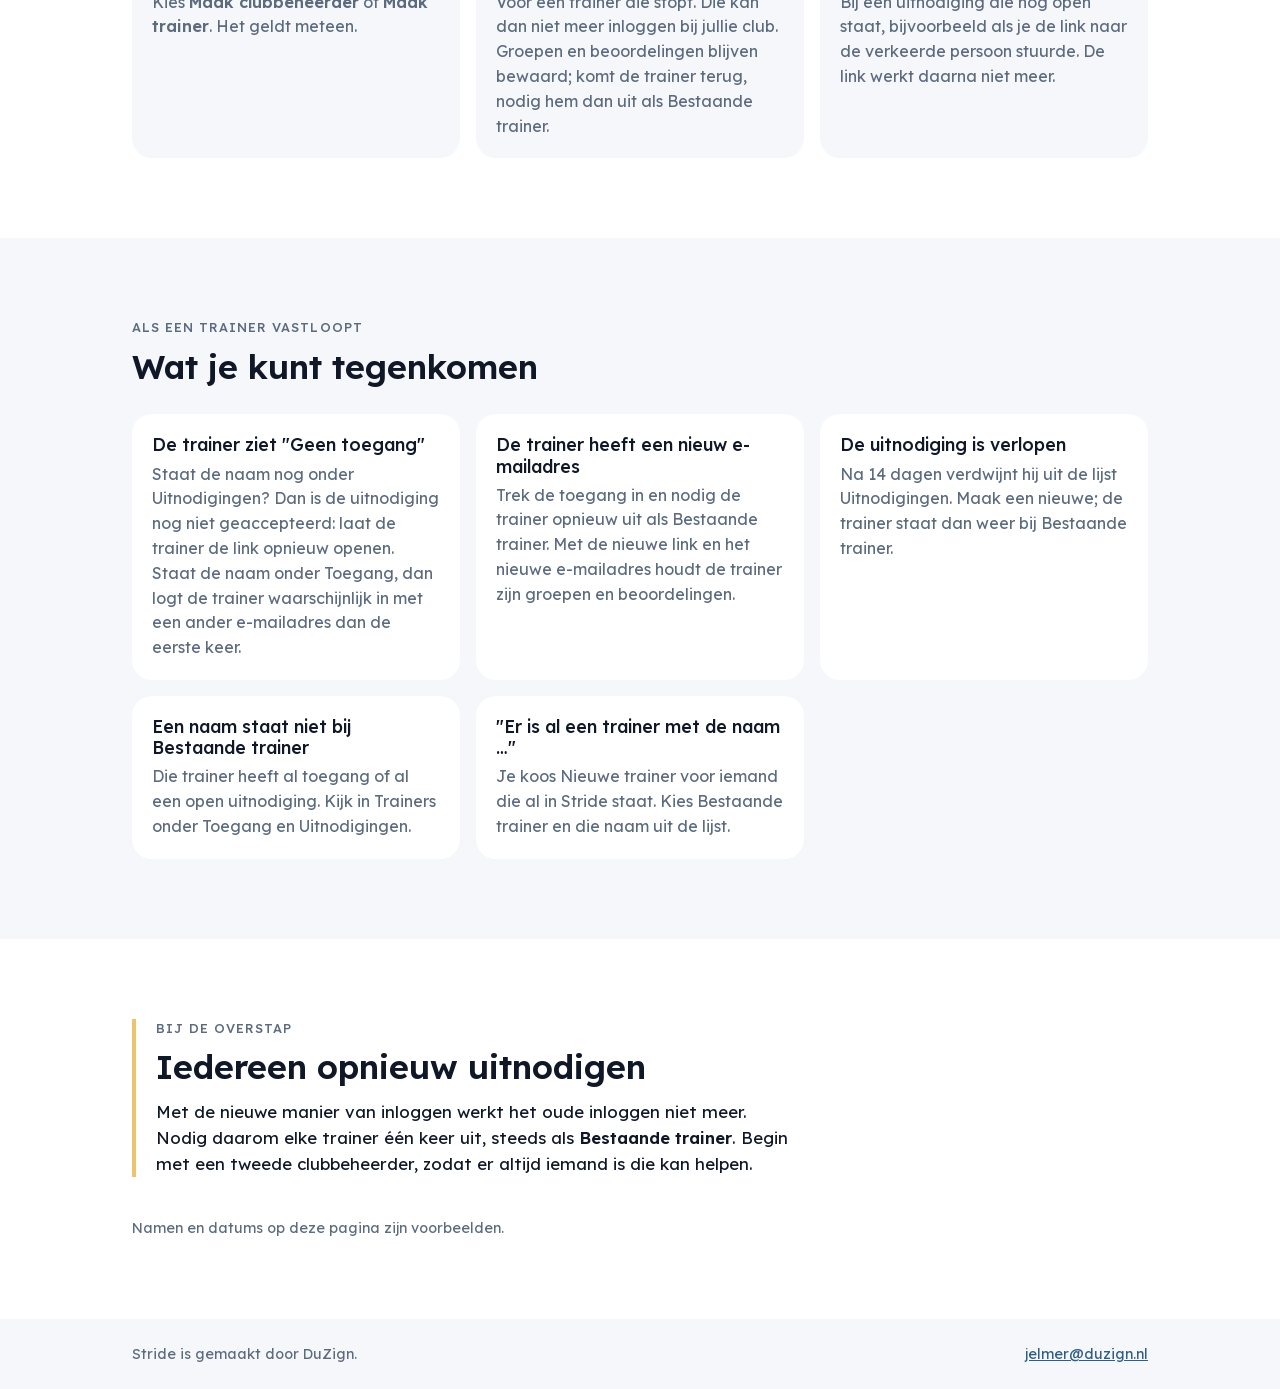
<file: inloggen/beheerders/index.html>
<!doctype html>
<html lang="nl">
  <head>
    <meta charset="utf-8" />
    <meta name="viewport" content="width=device-width, initial-scale=1" />
    <title>Trainers uitnodigen in Stride · Uitleg voor clubbeheerders</title>
    <meta
      name="description"
      content="Zo geef je als clubbeheerder trainers toegang tot Stride: een uitnodigingslink maken, rollen kiezen en toegang intrekken."
    />
    <meta name="theme-color" content="#2f5d86" />
    <meta property="og:title" content="Trainers uitnodigen in Stride" />
    <meta
      property="og:description"
      content="Uitleg voor clubbeheerders: uitnodigen, rollen en toegang beheren."
    />
    <meta property="og:type" content="article" />
    <link rel="icon" href="../../favicon.ico" sizes="32x32" />
    <link rel="icon" href="../../favicon.svg" type="image/svg+xml" />
    <link
      rel="preload"
      href="../../fonts/lexend-latin.woff2"
      as="font"
      type="font/woff2"
      crossorigin
    />
    <link rel="stylesheet" href="../../styles.css?v=7" />
    <script>
      try {
        const theme = localStorage.getItem("theme");
        if (theme === "light" || theme === "dark") {
          document.documentElement.dataset.theme = theme;
        }
      } catch {}
    </script>
  </head>
  <body>
    <header class="hero">
      <nav class="nav wrap" aria-label="Hoofdmenu">
        <a class="brand" href="../../" aria-label="Stride, naar de startpagina">
          <img
            src="../../img/stride-mark-on-header.svg"
            alt=""
            width="28"
            height="25"
          />
          <span>Stride</span>
        </a>
        <div class="nav-actions">
          <a class="nav-link" href="../">Inloggen</a>
          <button
            class="theme-switch"
            type="button"
            role="switch"
            aria-checked="false"
            aria-label="Donkere modus"
          >
            <span class="theme-switch-track" aria-hidden="true">
              <span class="theme-switch-thumb"></span>
              <svg class="icon-sun" viewBox="0 0 24 24">
                <circle cx="12" cy="12" r="4" />
                <path
                  d="M12 2v2M12 20v2M4.9 4.9l1.4 1.4M17.7 17.7l1.4 1.4M2 12h2M20 12h2M4.9 19.1l1.4-1.4M17.7 6.3l1.4-1.4"
                />
              </svg>
              <svg class="icon-moon" viewBox="0 0 24 24">
                <path d="M20 14.5A8 8 0 019.5 4a8 8 0 1010.5 10.5z" />
              </svg>
            </span>
          </button>
        </div>
      </nav>

      <div class="wrap help-hero">
        <p class="overline help-hero-overline">Uitleg voor clubbeheerders</p>
        <h1>Trainers uitnodigen en toegang beheren</h1>
        <p class="lead">
          Iedereen kan een account maken met zijn e-mailadres, maar alleen een
          uitnodiging van een clubbeheerder geeft toegang tot jullie club. Zo
          bepaal jij wie er in Stride werkt.
        </p>
        <div class="hero-actions">
          <a class="btn btn-hero" href="#uitnodigen">Een trainer uitnodigen</a>
          <a class="btn btn-ghost" href="../">Uitleg voor trainers</a>
        </div>
      </div>
    </header>

    <main>
      <section class="section wrap" aria-labelledby="rollen-title">
        <p class="overline">Twee rollen</p>
        <h2 id="rollen-title">Wie mag wat?</h2>
        <div class="facts">
          <div class="fact">
            <h3>Trainer</h3>
            <p class="muted">
              Beoordeelt leerlingen, maakt en wijzigt groepen en voegt
              leerlingen toe. Het werk op de training.
            </p>
          </div>
          <div class="fact">
            <h3>Clubbeheerder</h3>
            <p class="muted">
              Alles wat een trainer kan, en ook: leerlingen en groepen
              verwijderen, beoordelingen terugzetten, afronddatums en bandjes
              beheren, en trainers uitnodigen of hun toegang intrekken.
            </p>
          </div>
          <div class="fact">
            <h3>Altijd minstens één clubbeheerder</h3>
            <p class="muted">
              De laatste clubbeheerder kan geen trainer worden en zijn toegang
              niet kwijtraken. Je eigen rol wijzig je niet zelf; dat doet een
              andere clubbeheerder.
            </p>
          </div>
        </div>
      </section>

      <section
        id="uitnodigen"
        class="section band"
        aria-labelledby="uitnodigen-title"
      >
        <div class="wrap">
          <p class="overline">Per trainer, een minuut</p>
          <h2 id="uitnodigen-title">Een trainer uitnodigen</h2>
          <ol class="steps">
            <li class="step">
              <div class="step-text">
                <span class="step-num">1</span>
                <h3>Open Trainers</h3>
                <p>
                  Tik op het startscherm op de tegel <strong>Trainers</strong>.
                  Die zie je alleen als clubbeheerder. Onder
                  <strong>Toegang</strong> staat wie er al in kan, onder
                  <strong>Uitnodigingen</strong> wie nog niet heeft
                  geaccepteerd. Tik onderaan op
                  <strong>Trainer uitnodigen</strong>.
                </p>
              </div>
              <div class="phone mock-phone" aria-hidden="true">
                <div class="screen">
                  <div class="mock mock-app">
                    <div class="mock-app-head">
                      <strong>Trainers</strong><span>DIJC</span>
                    </div>
                    <div class="mock-app-sheet">
                      <span class="mock-overline">Toegang</span>
                      <span class="mock-row"
                        ><span class="mock-avatar">PB</span
                        ><span
                          ><strong>Petra Bos (jij)</strong><br /><span
                            class="muted"
                            >Clubbeheerder</span
                          ></span
                        ></span
                      >
                      <span class="mock-row"
                        ><span class="mock-avatar">KV</span
                        ><span
                          ><strong>Kees de Vries</strong><br /><span
                            class="muted"
                            >Trainer</span
                          ></span
                        ></span
                      >
                      <span class="mock-overline">Uitnodigingen</span>
                      <span class="mock-row"
                        ><span class="mock-avatar">SJ</span
                        ><span
                          ><strong>Sanne Jansen</strong><br /><span
                            class="muted"
                            >Trainer · verloopt 24 nov 2026</span
                          ></span
                        ></span
                      >
                      <span class="mock-btn mock-btn-outline mock-tap"
                        >Trainer uitnodigen</span
                      >
                    </div>
                  </div>
                </div>
              </div>
            </li>

            <li class="step">
              <div class="step-text">
                <span class="step-num">2</span>
                <h3>Kies wie en welke rol</h3>
                <p>
                  <strong>Bestaande trainer</strong>: iemand die al in Stride
                  stond. Kies de naam uit de lijst; groepen en beoordelingen
                  blijven dan van hem of haar. <strong>Nieuwe trainer</strong>:
                  iemand die nog niet in Stride stond. Vul de naam in.
                </p>
                <p>
                  Kies daarna de rol en tik op
                  <strong>Uitnodiging maken</strong>.
                </p>
                <p class="step-tip">
                  Twijfel je? Kies Bestaande trainer als de naam in de lijst
                  staat. Zo raakt niemand zijn geschiedenis kwijt.
                </p>
              </div>
              <div class="phone mock-phone" aria-hidden="true">
                <div class="screen">
                  <div class="mock mock-app">
                    <div class="mock-app-head">
                      <strong>Trainer uitnodigen</strong><span>DIJC</span>
                    </div>
                    <div class="mock-app-sheet">
                      <span class="mock-overline">Wie</span>
                      <span class="mock-choice is-on"
                        ><strong>Bestaande trainer</strong
                        ><span class="muted"
                          >Houdt groepen en beoordelingen</span
                        ></span
                      >
                      <span class="mock-choice"
                        ><strong>Nieuwe trainer</strong
                        ><span class="muted"
                          >Nog niet eerder in Stride</span
                        ></span
                      >
                      <span class="mock-select">Sanne Jansen</span>
                      <span class="mock-overline">Rol</span>
                      <span class="mock-choice is-on"
                        ><strong>Trainer</strong></span
                      >
                      <span class="mock-btn mock-btn-primary mock-tap"
                        >Uitnodiging maken</span
                      >
                    </div>
                  </div>
                </div>
              </div>
            </li>

            <li class="step">
              <div class="step-text">
                <span class="step-num">3</span>
                <h3>Stuur de link</h3>
                <p>
                  Je krijgt een uitnodigingslink. Stuur die met
                  <strong>Delen</strong> (bijvoorbeeld via WhatsApp),
                  <strong>Link kopiëren</strong> of <strong>Mailen</strong>.
                  Mailen zet er meteen een korte uitleg bij.
                </p>
                <p class="step-tip">
                  Je ziet de link maar één keer. Kwijt? Trek de uitnodiging in
                  en maak een nieuwe. De link werkt 14 dagen en maar één keer.
                </p>
              </div>
              <div class="phone mock-phone" aria-hidden="true">
                <div class="screen">
                  <div class="mock mock-app">
                    <div class="mock-app-head">
                      <strong>Trainer uitnodigen</strong><span>DIJC</span>
                    </div>
                    <div class="mock-app-sheet">
                      <p class="mock-notice">
                        Stuur deze link naar Sanne Jansen. Hij werkt 14 dagen en
                        één keer.
                      </p>
                      <span class="mock-select"
                        >dijc.strideapp.nl/uitnodiging/…</span
                      >
                      <span class="mock-btn mock-btn-primary mock-tap"
                        >Delen</span
                      >
                      <span class="mock-btn mock-btn-outline"
                        >Link kopiëren</span
                      >
                      <span class="mock-ghost">Mailen</span>
                    </div>
                  </div>
                </div>
              </div>
            </li>

            <li class="step step-text-only">
              <div class="step-text">
                <span class="step-num">4</span>
                <h3>De trainer accepteert</h3>
                <p>
                  De trainer opent de link, maakt een account met zijn
                  e-mailadres en een code (via
                  <strong>Geen account? Maak er een</strong>), en tikt op
                  Uitnodiging accepteren. Daarna verhuist de naam van
                  Uitnodigingen naar Toegang. Stuur de trainer gerust de
                  <a href="../">uitleg voor trainers</a> mee.
                </p>
              </div>
            </li>
          </ol>
        </div>
      </section>

      <section class="section wrap" aria-labelledby="beheren-title">
        <p class="overline">Achter de drie puntjes</p>
        <h2 id="beheren-title">Toegang beheren</h2>
        <p class="prose">
          Tik in Trainers op de drie puntjes naast een naam. Voor je iets
          intrekt, vraagt Stride het eerst.
        </p>
        <div class="facts">
          <div class="fact">
            <h3>Rol wijzigen</h3>
            <p class="muted">
              Kies <strong>Maak clubbeheerder</strong> of
              <strong>Maak trainer</strong>. Het geldt meteen.
            </p>
          </div>
          <div class="fact">
            <h3>Toegang intrekken</h3>
            <p class="muted">
              Voor een trainer die stopt. Die kan dan niet meer inloggen bij
              jullie club. Groepen en beoordelingen blijven bewaard; komt de
              trainer terug, nodig hem dan uit als Bestaande trainer.
            </p>
          </div>
          <div class="fact">
            <h3>Uitnodiging intrekken</h3>
            <p class="muted">
              Bij een uitnodiging die nog open staat, bijvoorbeeld als je de
              link naar de verkeerde persoon stuurde. De link werkt daarna niet
              meer.
            </p>
          </div>
        </div>
      </section>

      <section class="section band" aria-labelledby="vragen-title">
        <div class="wrap">
          <p class="overline">Als een trainer vastloopt</p>
          <h2 id="vragen-title">Wat je kunt tegenkomen</h2>
          <div class="faq">
            <div class="faq-item">
              <h3>De trainer ziet "Geen toegang"</h3>
              <p class="muted">
                Staat de naam nog onder Uitnodigingen? Dan is de uitnodiging nog
                niet geaccepteerd: laat de trainer de link opnieuw openen. Staat
                de naam onder Toegang, dan logt de trainer waarschijnlijk in met
                een ander e-mailadres dan de eerste keer.
              </p>
            </div>
            <div class="faq-item">
              <h3>De trainer heeft een nieuw e-mailadres</h3>
              <p class="muted">
                Trek de toegang in en nodig de trainer opnieuw uit als Bestaande
                trainer. Met de nieuwe link en het nieuwe e-mailadres houdt de
                trainer zijn groepen en beoordelingen.
              </p>
            </div>
            <div class="faq-item">
              <h3>De uitnodiging is verlopen</h3>
              <p class="muted">
                Na 14 dagen verdwijnt hij uit de lijst Uitnodigingen. Maak een
                nieuwe; de trainer staat dan weer bij Bestaande trainer.
              </p>
            </div>
            <div class="faq-item">
              <h3>Een naam staat niet bij Bestaande trainer</h3>
              <p class="muted">
                Die trainer heeft al toegang of al een open uitnodiging. Kijk in
                Trainers onder Toegang en Uitnodigingen.
              </p>
            </div>
            <div class="faq-item">
              <h3>"Er is al een trainer met de naam …"</h3>
              <p class="muted">
                Je koos Nieuwe trainer voor iemand die al in Stride staat. Kies
                Bestaande trainer en die naam uit de lijst.
              </p>
            </div>
          </div>
        </div>
      </section>

      <section class="section wrap" aria-labelledby="overstap-title">
        <div class="admin-note">
          <p class="overline">Bij de overstap</p>
          <h2 id="overstap-title">Iedereen opnieuw uitnodigen</h2>
          <p class="prose">
            Met de nieuwe manier van inloggen werkt het oude inloggen niet meer.
            Nodig daarom elke trainer één keer uit, steeds als
            <strong>Bestaande trainer</strong>. Begin met een tweede
            clubbeheerder, zodat er altijd iemand is die kan helpen.
          </p>
        </div>
        <p class="muted help-foot">
          Namen en datums op deze pagina zijn voorbeelden.
        </p>
      </section>
    </main>

    <footer class="footer">
      <div class="wrap footer-inner">
        <span>Stride is gemaakt door DuZign.</span>
        <a href="mailto:jelmer@duzign.nl">jelmer@duzign.nl</a>
      </div>
    </footer>
    <script>
      (() => {
        const root = document.documentElement;
        const button = document.querySelector(".theme-switch");
        const systemDark = matchMedia("(prefers-color-scheme: dark)");
        const isDark = () =>
          root.dataset.theme
            ? root.dataset.theme === "dark"
            : systemDark.matches;

        function render() {
          button.setAttribute("aria-checked", String(isDark()));
        }

        button.addEventListener("click", () => {
          root.dataset.theme = isDark() ? "light" : "dark";
          try {
            localStorage.setItem("theme", root.dataset.theme);
          } catch {}
          render();
        });
        systemDark.addEventListener("change", render);
        render();
      })();
    </script>
  </body>
</html>
</file>
<file: styles.css>
/* Colours, radii and type follow the Stride design system (tokens.json in the app repo). */

@font-face {
  font-family: "Lexend";
  font-style: normal;
  font-weight: 400 600;
  font-display: swap;
  src: url("fonts/lexend-latin.woff2") format("woff2");
}

:root {
  color-scheme: light dark;
  --surface: #ffffff;
  --surface-raised: #f5f7fa;
  --header: #2f5d86;
  --on-header: #ffffff;
  --on-header-muted: #c8dbec;
  --ink: #101828;
  --ink-muted: #5d6b7e;
  --line-strong: #7d8a98;
  --primary: #2f5d86;
  --on-primary: #ffffff;
  --primary-strong: #234766;
  --primary-soft: #e4edf6;
  --accent: #f0c26e;
  --on-accent: #14212e;
  --accent-strong: #8a6100;
  --status-failed: #b54708;
  --status-neutral: #5f6b78;
  --status-passed: #26794c;
  --on-status: #ffffff;
  --focus: #2f5d86;
  --inverse-surface: #101828;
  --on-inverse: #f5f7fa;
  --inverse-action: #a9c6df;
  --level-3: #e4703a;
  --level-4: #f7df4c;
  --level-5: #9a4893;
  --level-7: #4ea88f;
  --on-level-dark: #14212e;
  --phone-ring: transparent;
  --radius-sm: 8px;
  --radius-md: 14px;
  --radius-lg: 20px;
  --radius-xl: 24px;
  --content: 1080px;
}

@media (prefers-color-scheme: dark) {
  :root:not([data-theme="light"]) {
    --surface: #0e151d;
    --surface-raised: #17212c;
    --header: #1b3550;
    --phone-ring: rgb(255 255 255 / 0.14);
    --on-header-muted: #b9cde0;
    --ink: #eef2f6;
    --ink-muted: #a3b1c0;
    --line-strong: #6b7b8b;
    --primary: #8fb6da;
    --on-primary: #0e151d;
    --primary-strong: #b5cfe8;
    --primary-soft: #1e3247;
    --accent-strong: #f0c26e;
    --status-failed: #f79a6a;
    --status-neutral: #8e9aa7;
    --status-passed: #6fcf97;
    --on-status: #0f1720;
    --focus: #b5cfe8;
    --inverse-surface: #eef2f6;
    --on-inverse: #17212c;
    --inverse-action: #2f4a61;
    --level-5: #b25dab;
  }
}

:root[data-theme="dark"] {
  --surface: #0e151d;
  --surface-raised: #17212c;
  --header: #1b3550;
  --phone-ring: rgb(255 255 255 / 0.14);
  --on-header-muted: #b9cde0;
  --ink: #eef2f6;
  --ink-muted: #a3b1c0;
  --line-strong: #6b7b8b;
  --primary: #8fb6da;
  --on-primary: #0e151d;
  --primary-strong: #b5cfe8;
  --primary-soft: #1e3247;
  --accent-strong: #f0c26e;
  --status-failed: #f79a6a;
  --status-neutral: #8e9aa7;
  --status-passed: #6fcf97;
  --on-status: #0f1720;
  --focus: #b5cfe8;
  --inverse-surface: #eef2f6;
  --on-inverse: #17212c;
  --inverse-action: #2f4a61;
  --level-5: #b25dab;
  color-scheme: dark;
}

:root[data-theme="light"] {
  color-scheme: light;
}

*,
*::before,
*::after {
  box-sizing: border-box;
}

html {
  scroll-behavior: smooth;
}

body {
  margin: 0;
  font-family: "Lexend", system-ui, sans-serif;
  font-weight: 400;
  font-size: 16px;
  line-height: 1.55;
  color: var(--ink);
  background: var(--surface);
  -webkit-font-smoothing: antialiased;
}

h1,
h2,
h3 {
  margin: 0;
  line-height: 1.2;
}

h1 {
  font-size: clamp(2rem, 5vw, 3.1rem);
  font-weight: 600;
  letter-spacing: -0.01em;
}

h2 {
  font-size: clamp(1.5rem, 3.4vw, 2.1rem);
  font-weight: 600;
  margin-bottom: 28px;
}

h3 {
  font-size: 1.1rem;
  font-weight: 500;
  margin-bottom: 6px;
}

p {
  margin: 0;
}

a {
  color: var(--primary);
}

a:focus-visible,
.btn:focus-visible {
  outline: 2px solid var(--focus);
  outline-offset: 2px;
}

.wrap {
  width: 100%;
  max-width: var(--content);
  margin: 0 auto;
  padding: 0 16px;
}

@media (min-width: 640px) {
  .wrap {
    padding: 0 32px;
  }
}

.overline {
  font-size: 0.8rem;
  font-weight: 500;
  letter-spacing: 0.08em;
  text-transform: uppercase;
  color: var(--ink-muted);
  margin-bottom: 8px;
}

.muted {
  color: var(--ink-muted);
}

/* Buttons */

.btn {
  display: inline-flex;
  align-items: center;
  justify-content: center;
  min-height: 48px;
  padding: 0 24px;
  border-radius: 999px;
  font: inherit;
  font-weight: 500;
  text-decoration: none;
  transition:
    background-color 120ms,
    transform 120ms;
}

.btn:active {
  transform: scale(0.98);
}

.btn-hero {
  background: var(--accent);
  color: var(--on-accent);
}

.btn-ghost {
  color: var(--on-header);
  box-shadow: inset 0 0 0 1.5px var(--on-header-muted);
}

.btn-ghost:hover {
  background: rgb(255 255 255 / 0.08);
}

.btn-primary {
  background: var(--primary);
  color: var(--on-primary);
}

.btn-primary:hover {
  background: var(--primary-strong);
}

/* Hero */

.hero {
  background: var(--header);
  color: var(--on-header);
  padding-bottom: 72px;
}

.nav {
  display: flex;
  align-items: center;
  justify-content: space-between;
  min-height: 72px;
}

.brand {
  display: inline-flex;
  align-items: center;
  gap: 10px;
  color: var(--on-header);
  text-decoration: none;
  font-weight: 600;
  font-size: 1.25rem;
}

.nav-link {
  color: var(--on-header);
  text-decoration: none;
  font-weight: 500;
  min-height: 48px;
  display: inline-flex;
  align-items: center;
}

.nav-link:hover {
  text-decoration: underline;
}

.nav-actions {
  display: flex;
  align-items: center;
  gap: 16px;
}

/* Theme switch: a pill with a sliding thumb under the active icon (sun = light, moon = dark). */
.theme-switch {
  display: inline-grid;
  place-items: center;
  min-width: 48px;
  min-height: 48px;
  padding: 0;
  border: 0;
  background: transparent;
  cursor: pointer;
}

.theme-switch:focus-visible {
  outline: none;
}

.theme-switch-track {
  position: relative;
  display: flex;
  align-items: center;
  justify-content: space-between;
  width: 68px;
  height: 36px;
  padding: 0 9px;
  border-radius: 999px;
  background: rgb(255 255 255 / 0.16);
  transition: background-color 120ms;
}

.theme-switch:hover .theme-switch-track {
  background: rgb(255 255 255 / 0.24);
}

.theme-switch:focus-visible .theme-switch-track {
  outline: 2px solid var(--on-header);
  outline-offset: 2px;
}

.theme-switch-thumb {
  position: absolute;
  top: 4px;
  left: 4px;
  width: 28px;
  height: 28px;
  border-radius: 999px;
  background: var(--on-header);
  box-shadow: 0 1px 3px rgb(0 0 0 / 0.25);
  transition: transform 160ms ease;
}

.theme-switch[aria-checked="true"] .theme-switch-thumb {
  transform: translateX(32px);
}

.theme-switch-track svg {
  position: relative;
  width: 18px;
  height: 18px;
  fill: none;
  stroke: var(--on-header-muted);
  stroke-width: 2;
  stroke-linecap: round;
  stroke-linejoin: round;
  transition: stroke 160ms;
}

.theme-switch[aria-checked="false"] .icon-sun,
.theme-switch[aria-checked="true"] .icon-moon {
  stroke: var(--header);
}

.hero-grid {
  display: grid;
  gap: 48px;
  padding-top: 32px;
  align-items: center;
}

@media (min-width: 880px) {
  .hero-grid {
    grid-template-columns: 1.15fr 0.85fr;
    padding-top: 48px;
  }
}

.lead {
  margin-top: 20px;
  font-size: 1.15rem;
  color: var(--on-header-muted);
  max-width: 36em;
}

.hero-actions {
  display: flex;
  flex-wrap: wrap;
  gap: 12px;
  margin-top: 32px;
}

/* Screenshots of the app in a phone frame */

.phone {
  margin: 0;
  border-radius: 40px;
  padding: 7px;
  background: #0b1219;
  box-shadow:
    0 0 0 1px var(--phone-ring),
    0 20px 50px rgb(0 0 0 / 0.28);
}

/* The status bar takes the app header colour, so every screenshot (which starts with the header) runs on seamlessly. */
.screen {
  position: relative;
  overflow: hidden;
  border-radius: 33px;
  padding-top: 30px;
  background: var(--header);
}

.screen::before {
  content: "";
  position: absolute;
  top: 9px;
  left: 50%;
  width: 72px;
  height: 18px;
  border-radius: 999px;
  background: #0b1219;
  transform: translateX(-50%);
}

.screen img {
  display: block;
  width: 100%;
  height: auto;
}

.hero-phone {
  width: 100%;
  max-width: 320px;
  margin: 0 auto;
}

.shots {
  display: grid;
  grid-template-columns: repeat(auto-fit, minmax(220px, 260px));
  justify-content: center;
  gap: 40px 32px;
  margin-top: 56px;
}

.shots figure {
  margin: 0;
}

@media (max-width: 639px) {
  .shots {
    grid-template-columns: none;
    grid-auto-flow: column;
    grid-auto-columns: 72%;
    justify-content: start;
    overflow-x: auto;
    scroll-snap-type: x mandatory;
    margin-inline: -16px;
    padding: 0 16px 24px;
    scroll-padding-inline: 16px;
  }

  .shots figure {
    scroll-snap-align: start;
  }
}

.shots figcaption {
  margin-top: 16px;
  text-align: center;
  color: var(--ink-muted);
  font-size: 0.95rem;
}

/* Sections */

.section {
  padding-top: 80px;
  padding-bottom: 80px;
}

.band {
  background: var(--surface-raised);
}

.split {
  display: grid;
  gap: 16px 64px;
}

@media (min-width: 880px) {
  .split {
    grid-template-columns: 0.8fr 1.2fr;
  }
}

.split h2 {
  margin-bottom: 0;
}

/* Promo video (4:5), next to its intro */
.video-split {
  align-items: center;
}

.video-split .prose {
  margin-top: 16px;
}

.promo {
  justify-self: center;
  width: 100%;
  max-width: 440px;
  margin: 0;
}

.promo video {
  display: block;
  width: 100%;
  height: auto;
  aspect-ratio: 4 / 5;
  border-radius: var(--radius-xl);
  background: var(--header);
  box-shadow:
    0 0 0 1px var(--phone-ring),
    0 20px 50px rgb(0 0 0 / 0.28);
}

.prose {
  max-width: 38em;
  font-size: 1.05rem;
}

.prose p + p {
  margin-top: 1em;
}

.club {
  display: inline-flex;
  align-items: center;
  gap: 16px;
  padding: 16px 24px 16px 16px;
  margin-bottom: 20px;
  background: var(--surface-raised);
  border-radius: var(--radius-md);
}

.club-badge {
  display: grid;
  place-items: center;
  width: 48px;
  height: 48px;
  border-radius: 999px;
  background: var(--level-4);
  color: var(--on-level-dark);
  font-weight: 600;
}

.club-name {
  font-weight: 500;
}

.prose .club-kind {
  margin-top: 0;
}

.club-kind {
  color: var(--ink-muted);
  font-size: 0.9rem;
}

.cta {
  text-align: center;
  max-width: 640px;
}

.cta h2 {
  margin-bottom: 12px;
}

.cta p {
  color: var(--ink-muted);
  margin-bottom: 28px;
}

.footer {
  background: var(--surface-raised);
  color: var(--ink-muted);
  font-size: 0.9rem;
}

.footer-inner {
  display: flex;
  flex-wrap: wrap;
  justify-content: space-between;
  gap: 8px;
  padding-top: 24px;
  padding-bottom: 24px;
}

/* A screenshot taken in the club's second sport: the app tints its header, so the status bar follows. */
.screen.sport-2 {
  background: #2b5c59;
}

@media (prefers-color-scheme: dark) {
  :root:not([data-theme="light"]) .screen.sport-2 {
    background: #1d3d3b;
  }
}

:root[data-theme="dark"] .screen.sport-2 {
  background: #1d3d3b;
}

/* Role chips in the hero: jump to the section for trainers, club admins or pupils. */

.nav-extra {
  display: none;
}

@media (min-width: 640px) {
  .nav-extra {
    display: inline-flex;
  }
}

.roles {
  margin-top: 36px;
}

.roles-label {
  font-size: 0.9rem;
  color: var(--on-header-muted);
  margin-bottom: 10px;
}

.role-chips {
  display: flex;
  flex-wrap: wrap;
  gap: 8px;
  margin: 0;
  padding: 0;
  list-style: none;
}

.role-chip {
  display: inline-flex;
  align-items: center;
  gap: 8px;
  min-height: 44px;
  padding: 0 18px;
  border-radius: 999px;
  background: rgb(255 255 255 / 0.12);
  color: var(--on-header);
  font-weight: 500;
  font-size: 0.95rem;
  text-decoration: none;
  transition: background-color 120ms;
}

.role-chip::after {
  content: "↓";
  color: var(--accent);
}

.role-chip:hover {
  background: rgb(255 255 255 / 0.22);
}

.role-chip:focus-visible {
  outline: 2px solid var(--on-header);
  outline-offset: 2px;
}

/* Feature overview: one card per capability, each linking to where it is shown. */

#functies h2 {
  margin-bottom: 32px;
}

.features {
  display: grid;
  grid-template-columns: repeat(auto-fill, minmax(230px, 1fr));
  gap: 16px;
  margin: 0;
  padding: 0;
  list-style: none;
}

.feature {
  display: grid;
  align-content: start;
  gap: 6px;
  height: 100%;
  padding: 20px;
  border-radius: var(--radius-lg);
  background: var(--surface-raised);
  color: var(--ink);
  text-decoration: none;
  transition:
    background-color 120ms,
    transform 120ms;
}

.feature:hover {
  background: var(--primary-soft);
}

.feature:focus-visible {
  outline: 2px solid var(--focus);
  outline-offset: 2px;
}

.feature h3 {
  margin: 8px 0 0;
}

.feature p {
  color: var(--ink-muted);
  font-size: 0.95rem;
}

.feature-icon {
  display: grid;
  place-items: center;
  width: 44px;
  height: 44px;
  border-radius: var(--radius-md);
  background: var(--primary-soft);
  color: var(--primary);
}

.feature:hover .feature-icon {
  background: var(--surface);
}

.feature-icon svg {
  width: 24px;
  height: 24px;
  fill: none;
  stroke: currentColor;
  stroke-width: 2;
  stroke-linecap: round;
  stroke-linejoin: round;
}

@media (max-width: 639px) {
  .features {
    gap: 10px;
  }

  .feature {
    grid-template-columns: 44px 1fr;
    column-gap: 14px;
    row-gap: 2px;
    padding: 14px 16px;
  }

  .feature-icon {
    grid-row: span 2;
  }

  .feature h3 {
    margin: 0;
  }
}

.badge-new {
  display: inline-block;
  margin-left: 4px;
  padding: 1px 8px;
  border-radius: 999px;
  background: var(--accent);
  color: var(--on-accent);
  font-size: 0.72rem;
  font-weight: 600;
  letter-spacing: 0.02em;
  vertical-align: 2px;
}

/* Role sections: a short checklist next to the heading, screenshots below. */

.checks {
  display: grid;
  gap: 12px;
  margin: 0;
  padding: 0;
  list-style: none;
  font-size: 1.05rem;
  max-width: 34em;
}

.checks li {
  position: relative;
  padding-left: 22px;
}

.checks li::before {
  content: "";
  position: absolute;
  left: 2px;
  top: 0.62em;
  width: 8px;
  height: 8px;
  border-radius: 999px;
  background: var(--accent);
}

.role-link {
  margin-top: 20px;
  font-weight: 500;
}

.role .shots {
  grid-template-columns: repeat(auto-fit, minmax(200px, 230px));
}

@media (max-width: 639px) {
  .role .shots {
    grid-template-columns: none;
  }
}

@media (prefers-reduced-motion: reduce) {
  html {
    scroll-behavior: auto;
  }

  .role-chip,
  .feature,
  .btn,
  .theme-switch-thumb,
  .theme-switch-track svg {
    transition: none;
  }
}

/* Login help page (inloggen/): steps with sketches of the screens a trainer sees. */

:root {
  --surface-sunken: #e9eef4;
  --line: #e3e8ee;
  --tile: #d5e9f9;
  --on-tile: #1f5f93;
}

@media (prefers-color-scheme: dark) {
  :root:not([data-theme="light"]) {
    --surface-sunken: #0a1016;
    --line: #273443;
    --tile: #2b4862;
    --on-tile: #d5e9f9;
  }
}

:root[data-theme="dark"] {
  --surface-sunken: #0a1016;
  --line: #273443;
  --tile: #2b4862;
  --on-tile: #d5e9f9;
}

.help-hero {
  padding-top: 32px;
  max-width: var(--content);
}

.help-hero .lead {
  max-width: 34em;
}

.help-hero-overline {
  color: var(--on-header-muted);
}

.facts {
  display: grid;
  grid-template-columns: repeat(auto-fit, minmax(240px, 1fr));
  gap: 16px;
  margin-top: 28px;
}

.facts .fact {
  background: var(--surface-raised);
  border-radius: var(--radius-lg);
  padding: 20px;
}

.band .facts .fact,
.band .faq-item,
.band .step {
  background: var(--surface);
}

.steps {
  list-style: none;
  margin: 0;
  padding: 0;
  display: grid;
  gap: 20px;
}

.step {
  display: grid;
  grid-template-columns: 1fr 220px;
  gap: 32px;
  align-items: center;
  padding: 24px;
  border-radius: var(--radius-lg);
}

.step-text {
  display: grid;
  gap: 10px;
  min-width: 0;
  max-width: 34em;
}

.step-text h3 {
  margin: 4px 0 0;
}

.step-num {
  display: grid;
  place-items: center;
  width: 40px;
  height: 40px;
  border-radius: 999px;
  background: var(--primary);
  color: var(--on-primary);
  font-weight: 600;
  font-variant-numeric: tabular-nums;
}

.step-tip {
  color: var(--ink-muted);
  font-size: 0.95rem;
  padding-left: 12px;
  border-left: 3px solid var(--accent);
}

@media (max-width: 639px) {
  .step {
    grid-template-columns: 1fr;
    padding: 20px;
  }

  .mock-phone {
    justify-self: center;
  }
}

/* Screen sketches inside the site's phone frame */

.mock-phone {
  width: 220px;
  max-width: 100%;
}

.mock {
  aspect-ratio: 390 / 720;
  display: flex;
  flex-direction: column;
  font-size: 12px;
  line-height: 1.4;
  color: var(--ink);
  background: var(--surface);
}

.mock .muted {
  color: var(--ink-muted);
}

.mock-tap {
  outline: 3px solid var(--accent);
  outline-offset: 3px;
}

.mock-avatar {
  display: grid;
  place-items: center;
  flex: none;
  width: 26px;
  height: 26px;
  border-radius: 999px;
  background: var(--tile);
  color: var(--on-tile);
  font-size: 10px;
  font-weight: 600;
}

.mock-btn {
  display: block;
  border-radius: 999px;
  padding: 9px;
  text-align: center;
  font-weight: 500;
}

.mock-btn-gold {
  background: var(--accent);
  color: var(--on-accent);
}

.mock-btn-primary {
  background: var(--primary);
  color: var(--on-primary);
}

.mock-chat-top {
  display: flex;
  align-items: center;
  gap: 8px;
  padding: 10px 12px;
  font-weight: 500;
  background: var(--surface-raised);
  border-bottom: 1px solid var(--line);
}

.mock-chat-body {
  flex: 1;
  padding: 12px;
  background: var(--surface-sunken);
}

.mock-bubble {
  max-width: 92%;
  padding: 9px 10px;
  border-radius: 12px 12px 12px 4px;
  background: var(--surface);
}

.mock-link {
  color: var(--primary);
  text-decoration: underline;
  word-break: break-all;
}

.mock-login {
  justify-content: center;
  gap: 10px;
  padding: 14px;
  background: var(--surface-sunken);
}

.mock-login-card {
  display: grid;
  justify-items: center;
  gap: 6px;
  padding: 18px 12px;
  border-radius: var(--radius-lg);
  background: var(--surface);
  text-align: center;
}

.mock-login-card strong {
  font-size: 16px;
  font-weight: 600;
}

.mock-login-card .mock-btn {
  width: 100%;
  margin-top: 8px;
}

.mock-club {
  display: grid;
  place-items: center;
  width: 48px;
  height: 48px;
  border-radius: var(--radius-md);
  background: var(--tile);
  color: var(--on-tile);
  font-size: 20px;
  font-weight: 600;
}

.mock-foot {
  text-align: center;
  font-size: 10px;
  color: var(--ink-muted);
}

/* The sign-in page itself is always light on Stride blue, in both themes. */
.mock-signin {
  justify-content: center;
  padding: 14px 10px;
  background: #2f5d86;
}

.mock-signin-card {
  display: grid;
  gap: 8px;
  padding: 14px 12px;
  border-radius: 6px;
  background: #ffffff;
  color: #101828;
}

.mock-signin-logo {
  display: inline-flex;
  align-items: center;
  gap: 6px;
  font-weight: 600;
  font-size: 14px;
  color: #2f5d86;
}

.mock-input {
  padding: 4px 0;
  border-bottom: 1.5px solid #5d6b7e;
}

.mock-small {
  font-size: 10px;
  color: #5d6b7e;
}

.mock-input-empty {
  color: #8a96a6;
}

.mock-signin-link {
  color: #2f5d86;
  text-decoration: underline;
}

.mock-signin-btn {
  justify-self: end;
  padding: 5px 14px;
  background: #2f5d86;
  color: #ffffff;
  font-weight: 500;
}

.mock-mail {
  gap: 8px;
  padding: 12px;
}

.mock-mail-from {
  display: flex;
  align-items: center;
  gap: 8px;
  padding-bottom: 8px;
  border-bottom: 1px solid var(--line);
}

.mock-code {
  margin: 4px 0;
  padding: 10px 0;
  border-radius: var(--radius-md);
  background: var(--surface-raised);
  text-align: center;
  font-size: 22px;
  font-weight: 600;
  letter-spacing: 0.12em;
  font-variant-numeric: tabular-nums;
}

.mock-app {
  background: var(--header);
}

.mock-app-head {
  display: grid;
  padding: 10px 12px 22px;
  color: var(--on-header);
}

.mock-app-head strong {
  font-size: 15px;
  font-weight: 600;
}

.mock-app-head span {
  color: var(--on-header-muted);
}

.mock-app-sheet {
  flex: 1;
  display: flex;
  flex-direction: column;
  gap: 8px;
  margin-top: -10px;
  padding: 12px;
  border-radius: 14px 14px 0 0;
  background: var(--surface);
}

.mock-notice {
  padding: 10px;
  border-radius: 10px;
  background: var(--surface-raised);
}

.mock-app-sheet .mock-btn {
  margin-top: auto;
}

.mock-ghost {
  padding: 4px;
  text-align: center;
  font-weight: 500;
  color: var(--primary);
}

.faq {
  display: grid;
  grid-template-columns: repeat(auto-fit, minmax(300px, 1fr));
  gap: 16px;
}

@media (max-width: 400px) {
  .faq {
    grid-template-columns: 1fr;
  }
}

.faq-item {
  padding: 20px;
  border-radius: var(--radius-lg);
}

.admin-note {
  padding-left: 20px;
  border-left: 4px solid var(--accent);
}

.admin-note h2 {
  margin-bottom: 12px;
}

.help-foot {
  margin-top: 40px;
  font-size: 0.9rem;
}

/* Admin help page (inloggen/beheerders/): list, form and link sketches. */

.mock {
  overflow: hidden;
}

.mock-overline {
  font-size: 10px;
  font-weight: 500;
  letter-spacing: 0.08em;
  text-transform: uppercase;
  color: var(--ink-muted);
}

.mock-row {
  display: flex;
  align-items: center;
  gap: 8px;
  padding: 7px 8px;
  border-radius: 10px;
  background: var(--surface-raised);
  line-height: 1.3;
}

.mock-choice {
  display: grid;
  padding: 7px 10px;
  border-radius: 10px;
  background: var(--surface-raised);
  line-height: 1.3;
}

.mock-choice.is-on {
  box-shadow: inset 0 0 0 2px var(--primary);
}

.mock-select {
  padding: 7px 10px;
  border-radius: 8px;
  box-shadow: inset 0 0 0 1.5px var(--line-strong);
  overflow-wrap: anywhere;
}

.mock-btn-outline {
  color: var(--primary);
  box-shadow: inset 0 0 0 1.5px var(--line-strong);
}

.step-text-only {
  grid-template-columns: 1fr;
}
</file>
